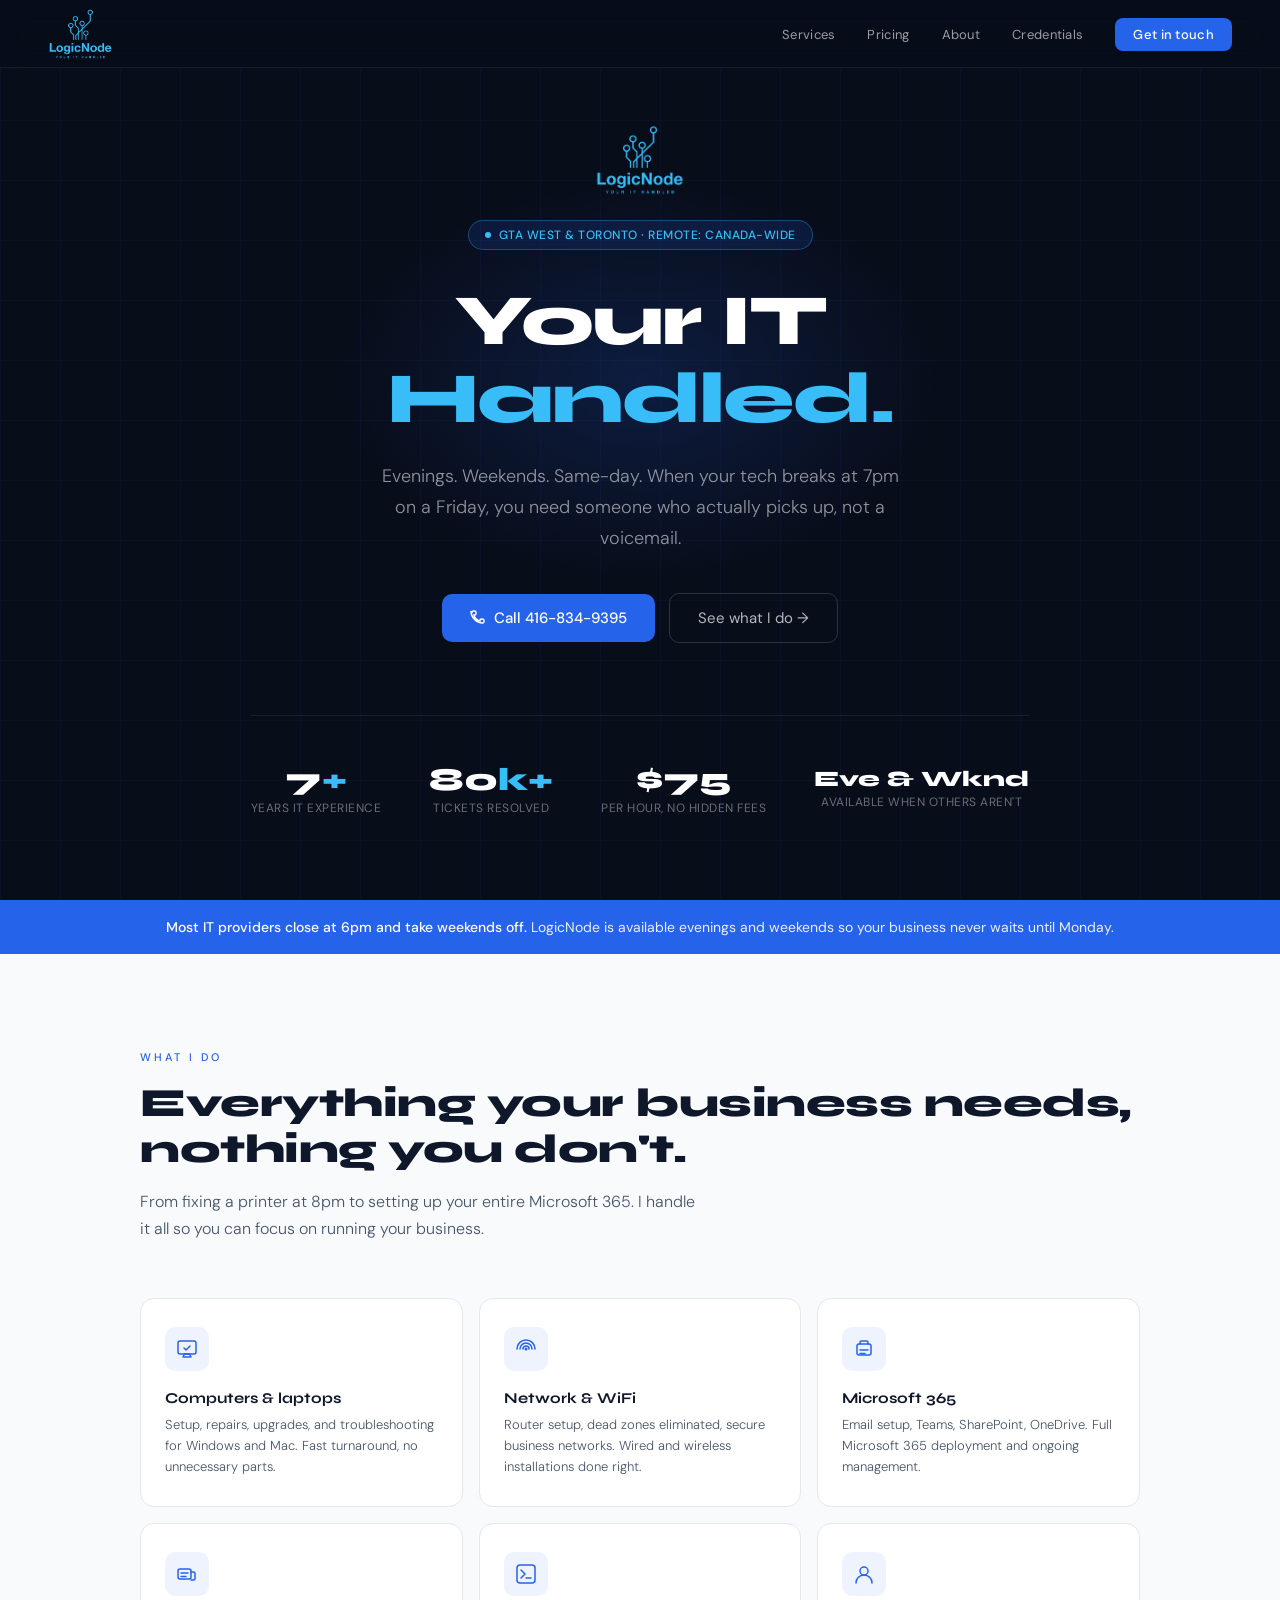
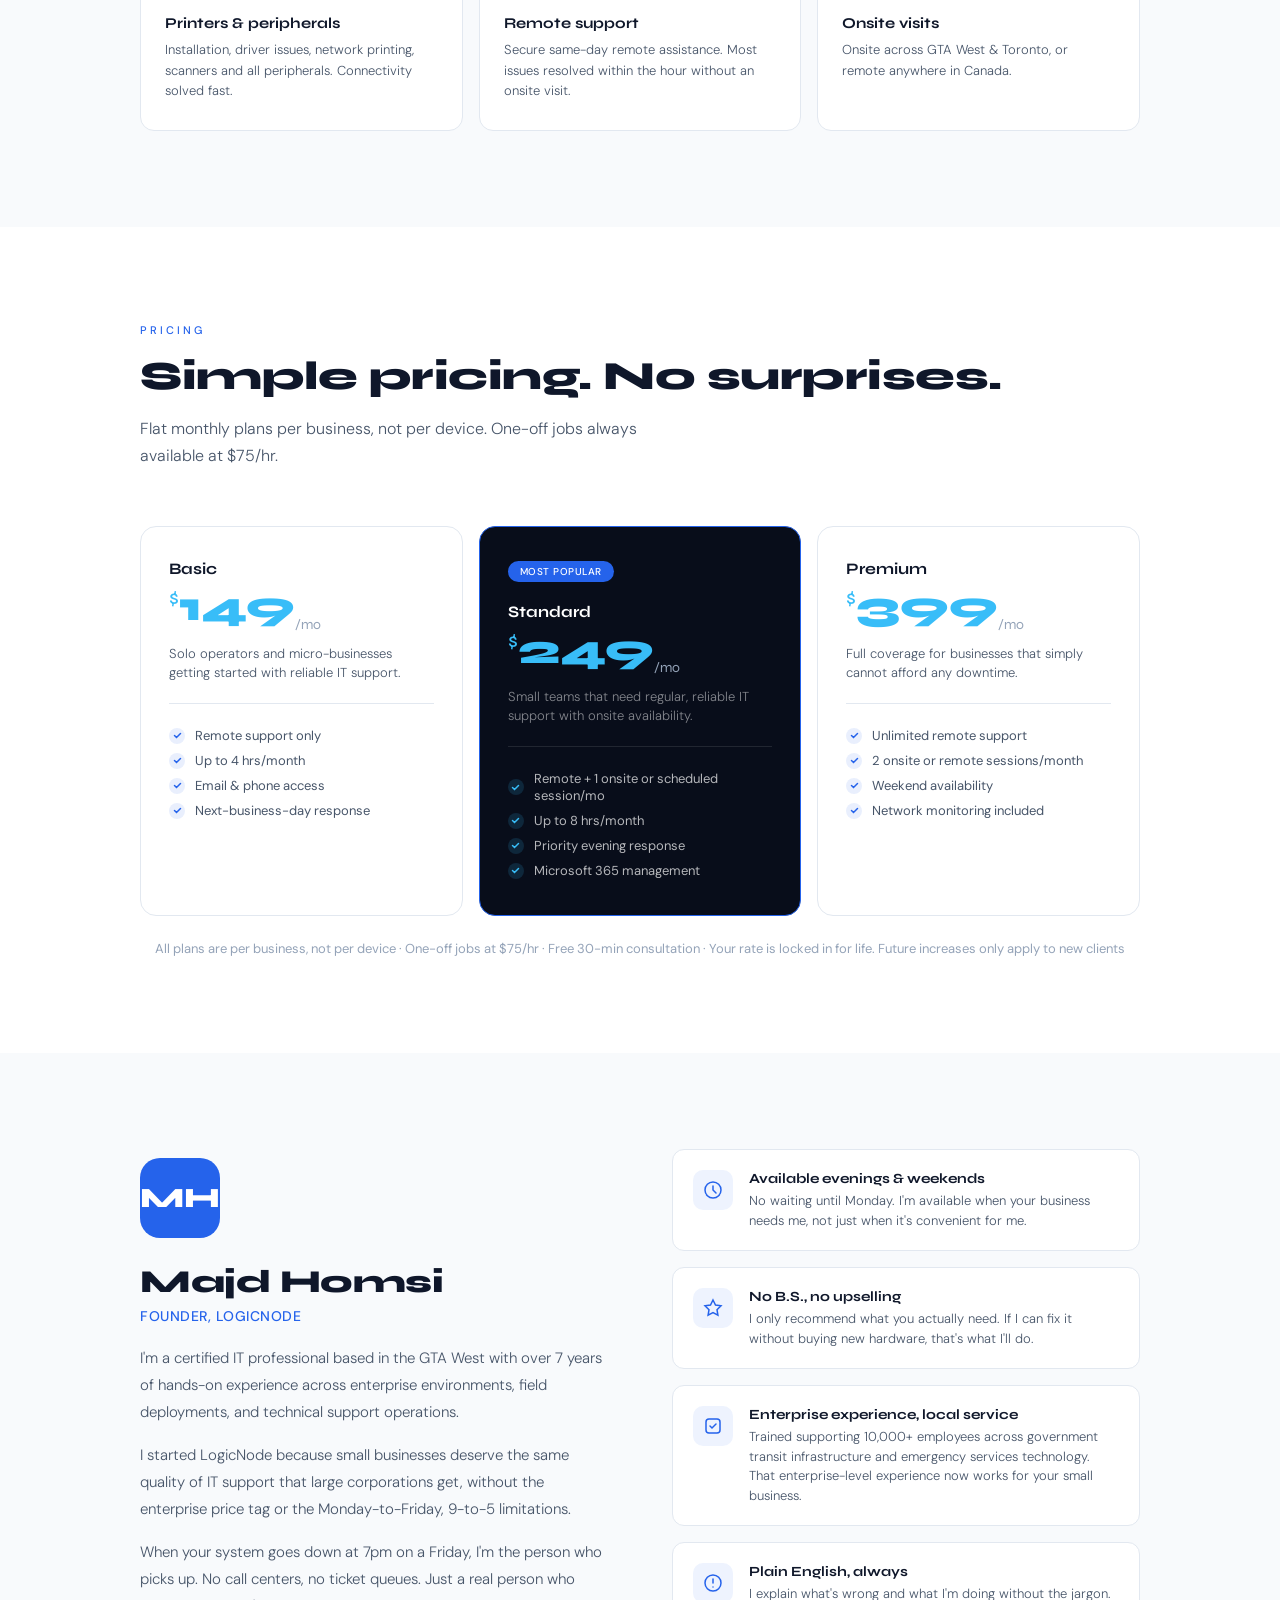
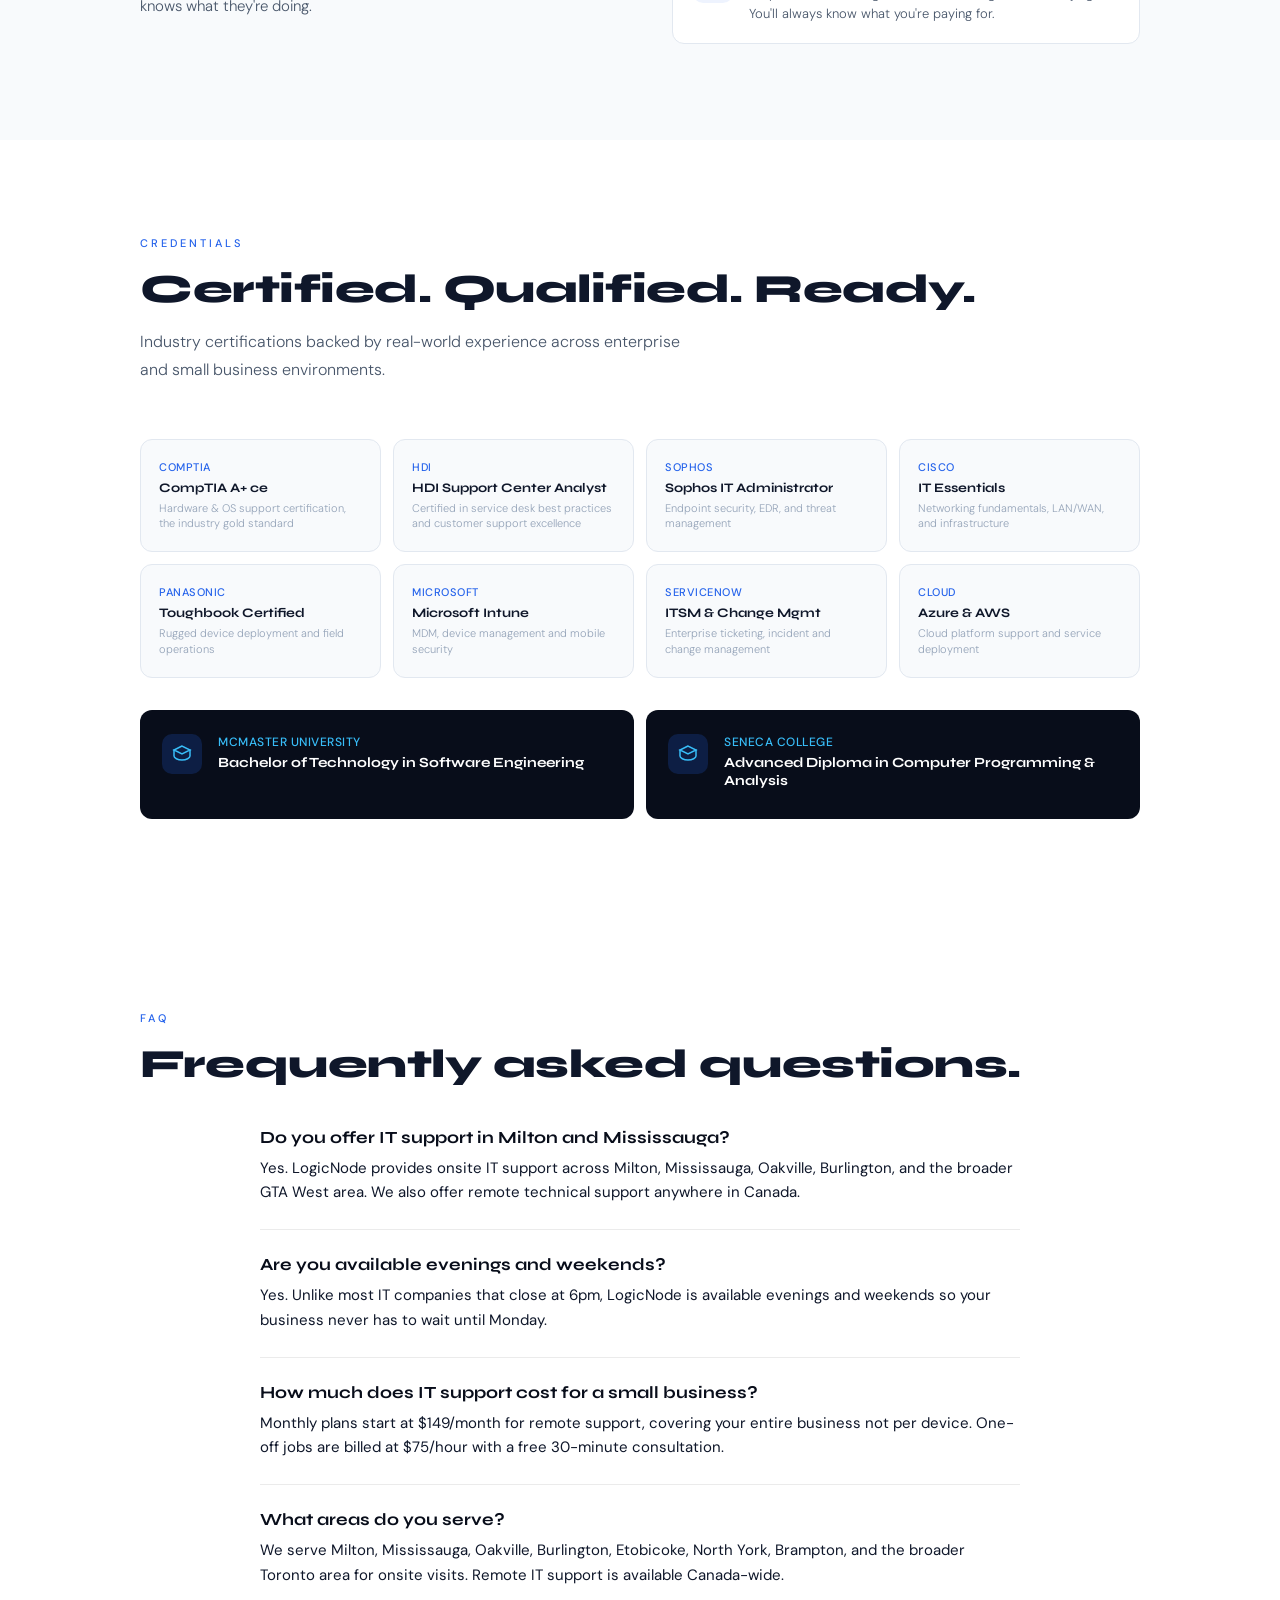
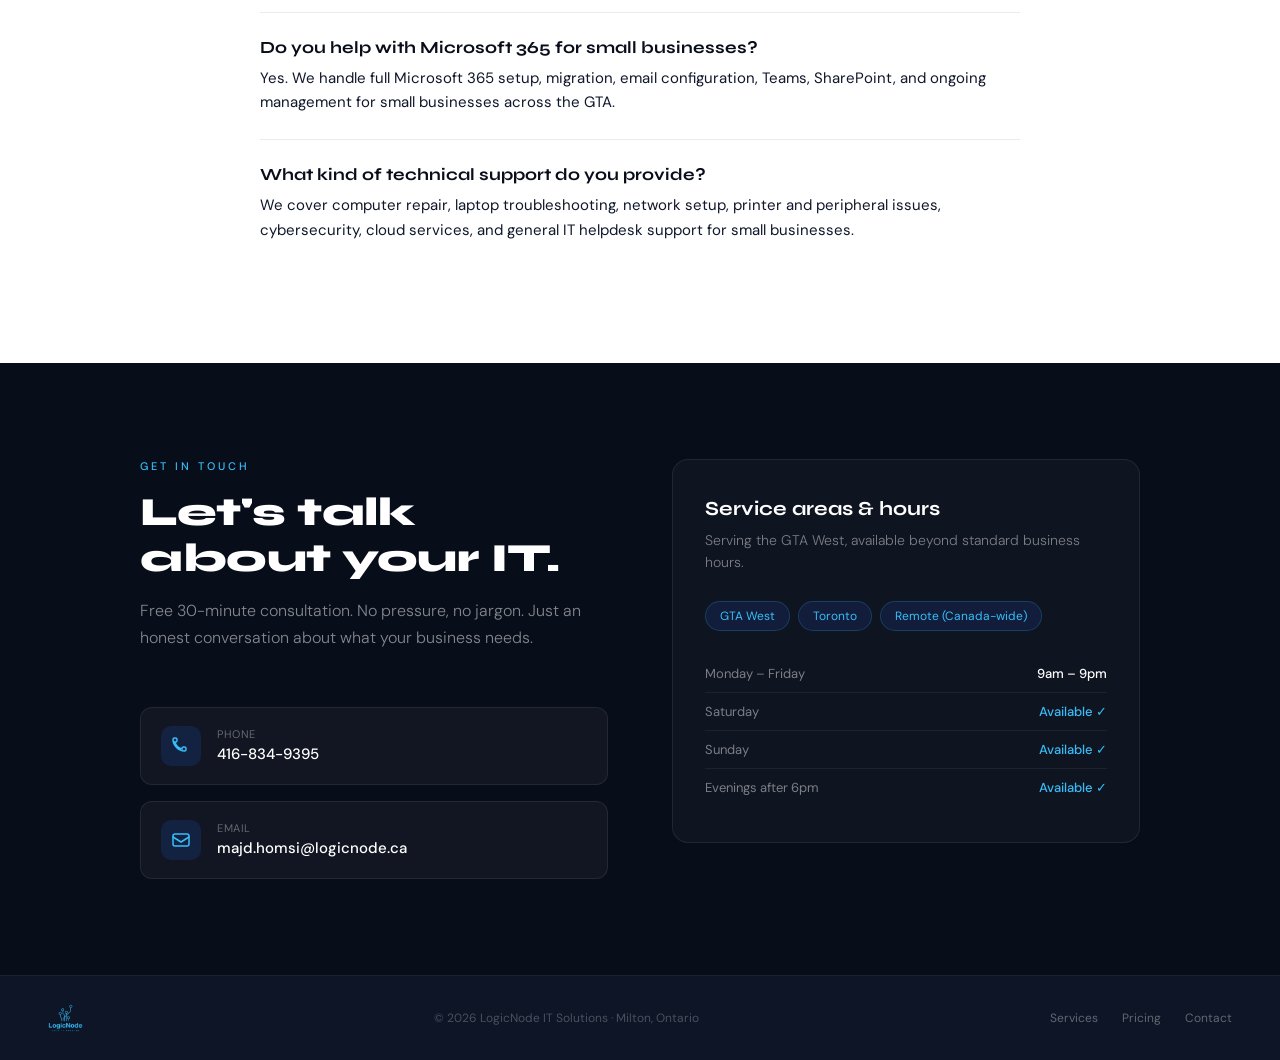
<file: index.html>
<!DOCTYPE html>
<html lang="en">
<head>
<meta charset="UTF-8">
<meta name="google-site-verification" content="-8fN2pf1-7n8P9OHsfKgmCSam1motOVKY0X13VT-udQ" />
<meta name="viewport" content="width=device-width, initial-scale=1.0">
<title>LogicNode | IT Support & Technical Support for Small Business | Milton, Mississauga, Oakville, Burlington</title>
<meta name="description" content="LogicNode provides IT support and technical support for small businesses in Milton, Mississauga, Oakville, Burlington and the GTA. Available evenings and weekends. Computer repair, network setup, Microsoft 365, remote support Canada-wide. Call 416-834-9395.">
<meta name="keywords" content="IT support Milton, IT support Mississauga, technical support Milton, technical support Mississauga, computer repair Milton, computer repair Oakville, IT services Burlington, small business IT support GTA, Microsoft 365 setup, Microsoft 365 help small business, network setup GTA West, IT consultant Halton, IT support evenings weekends, remote IT support Canada, affordable IT support small business, IT support Toronto, computer repair GTA, managed IT services GTA West, IT support Burlington Ontario, network setup Oakville, helpdesk support small business Ontario">
<script type="application/ld+json">
{
  "@context": "https://schema.org",
  "@type": "LocalBusiness",
  "name": "LogicNode",
  "description": "IT support and technical support for small businesses in Milton, Mississauga, Oakville, Burlington and the GTA West",
  "url": "https://logicnode.ca",
  "telephone": "+14168349395",
  "email": "majd.homsi@logicnode.ca",
  "address": {
    "@type": "PostalAddress",
    "addressLocality": "Milton",
    "addressRegion": "ON",
    "addressCountry": "CA"
  },
  "areaServed": ["Milton", "Mississauga", "Oakville", "Burlington", "Toronto", "GTA West", "Brampton", "Etobicoke", "North York"],
  "priceRange": "$$",
  "openingHours": "Mo-Su 09:00-21:00",
  "serviceType": ["IT Support", "Technical Support", "Computer Repair", "Network Setup", "Microsoft 365", "Remote IT Support"]
}
</script>
<link rel="preconnect" href="https://fonts.googleapis.com">
<link href="https://fonts.googleapis.com/css2?family=Syne:wght@400;700;800&family=DM+Sans:ital,wght@0,300;0,400;0,500;1,300&display=swap" rel="stylesheet">
<link rel="stylesheet" href="css/style.css">
<link rel="icon" type="image/svg+xml" href="/favicon.svg">
</head>
<body>

<!-- NAV -->
<nav>
  <a href="#" class="nav-logo">
    <img src="/noBgColor.png" alt="LogicNode" class="nav-logo-img">
  </a>
  <ul class="nav-links">
    <li><a href="#services">Services</a></li>
    <li><a href="#pricing">Pricing</a></li>
    <li><a href="#about">About</a></li>
    <li><a href="#credentials">Credentials</a></li>
    <li><a href="#contact" class="nav-cta">Get in touch</a></li>
  </ul>
</nav>

<!-- HERO -->
<section class="hero" id="home">
  <div class="hero-grid"></div>
  <div class="hero-glow"></div>
  <img src="/noBgColor.png" alt="LogicNode" class="hero-logo">
  <div class="hero-badge">
    <div class="hero-badge-dot"></div>
    GTA West & Toronto · Remote: Canada-wide
  </div>
  <h1>Your IT <span>Handled.</span></h1>
  <p>Evenings. Weekends. Same-day. When your tech breaks at 7pm on a Friday, you need someone who actually picks up, not a voicemail.</p>
  <div class="hero-actions">
    <a href="tel:4168349395" class="btn-primary">
      <svg width="16" height="16" viewBox="0 0 16 16" fill="none" stroke="currentColor" stroke-width="1.5" stroke-linecap="round">
        <path d="M2 2.5A1.5 1.5 0 013.5 1h1a1.5 1.5 0 011.5 1.5v1A1.5 1.5 0 014.5 5H4a8 8 0 006 6v-.5A1.5 1.5 0 0111.5 9h1A1.5 1.5 0 0114 10.5v1A1.5 1.5 0 0112.5 13C6.7 13 1 7.3 1 1.5"/>
      </svg>
      Call 416-834-9395
    </a>
    <a href="#services" class="btn-secondary">See what I do →</a>
  </div>
  <div class="hero-stats">
    <div class="hero-stat">
      <div class="hero-stat-num">7<span>+</span></div>
      <div class="hero-stat-label">Years IT experience</div>
    </div>
    <div class="hero-stat">
      <div class="hero-stat-num">80<span>k+</span></div>
      <div class="hero-stat-label">Tickets resolved</div>
    </div>
    <div class="hero-stat">
      <div class="hero-stat-num">$75</div>
      <div class="hero-stat-label">Per hour, no hidden fees</div>
    </div>
    <div class="hero-stat">
      <div class="hero-stat-num hero-stat-num--sm">Eve &amp; Wknd</div>
      <div class="hero-stat-label">Available when others aren't</div>
    </div>
  </div>
</section>

<!-- DIFFERENTIATOR BAND -->
<div class="diff-band">
  <p><strong>Most IT providers close at 6pm and take weekends off.</strong> LogicNode is available evenings and weekends so your business never waits until Monday.</p>
</div>

<!-- SERVICES -->
<section id="services">
  <div class="section-inner">
    <div class="section-label">What I do</div>
    <h2 class="section-title">Everything your business needs,<br>nothing you don't.</h2>
    <p class="section-sub">From fixing a printer at 8pm to setting up your entire Microsoft 365. I handle it all so you can focus on running your business.</p>
    <div class="services-grid">

      <div class="service-card">
        <div class="service-icon">
          <svg viewBox="0 0 22 22" fill="none" stroke="currentColor" stroke-width="1.5" stroke-linecap="round" stroke-linejoin="round">
            <rect x="2" y="3" width="18" height="13" rx="2"/>
            <path d="M7 19l1.5-3h5L15 19M8 19h6"/>
            <path d="M8 10l2 2 4-4"/>
          </svg>
        </div>
        <h3>Computers &amp; laptops</h3>
        <p>Setup, repairs, upgrades, and troubleshooting for Windows and Mac. Fast turnaround, no unnecessary parts.</p>
      </div>

      <div class="service-card">
        <div class="service-icon">
          <svg viewBox="0 0 22 22" fill="none" stroke="currentColor" stroke-width="1.5" stroke-linecap="round">
            <path d="M2 11c0-4.97 4.03-9 9-9s9 4.03 9 9"/>
            <path d="M5 11c0-3.31 2.69-6 6-6s6 2.69 6 6"/>
            <path d="M8 11c0-1.66 1.34-3 3-3s3 1.34 3 3"/>
            <circle cx="11" cy="11" r="1.5" fill="currentColor" stroke="none"/>
          </svg>
        </div>
        <h3>Network &amp; WiFi</h3>
        <p>Router setup, dead zones eliminated, secure business networks. Wired and wireless installations done right.</p>
      </div>

      <div class="service-card">
        <div class="service-icon">
          <svg viewBox="0 0 22 22" fill="none" stroke="currentColor" stroke-width="1.5" stroke-linecap="round">
            <rect x="4" y="6" width="14" height="11" rx="2"/>
            <path d="M7 6V4.5A1.5 1.5 0 018.5 3h5A1.5 1.5 0 0115 4.5V6"/>
            <path d="M7 12h8M7 15.5h5"/>
          </svg>
        </div>
        <h3>Microsoft 365</h3>
        <p>Email setup, Teams, SharePoint, OneDrive. Full Microsoft 365 deployment and ongoing management.</p>
      </div>

      <div class="service-card">
        <div class="service-icon">
          <svg viewBox="0 0 22 22" fill="none" stroke="currentColor" stroke-width="1.5" stroke-linecap="round">
            <rect x="2" y="6" width="13" height="10" rx="2"/>
            <path d="M15 9h2.5A1.5 1.5 0 0119 10.5v5a1.5 1.5 0 01-1.5 1.5H15"/>
            <path d="M5 10h7M5 13.5h5"/>
          </svg>
        </div>
        <h3>Printers &amp; peripherals</h3>
        <p>Installation, driver issues, network printing, scanners and all peripherals. Connectivity solved fast.</p>
      </div>

      <div class="service-card">
        <div class="service-icon">
          <svg viewBox="0 0 22 22" fill="none" stroke="currentColor" stroke-width="1.5" stroke-linecap="round" stroke-linejoin="round">
            <rect x="2" y="2" width="18" height="18" rx="3"/>
            <path d="M6 7l4 4-4 4M11 15h5"/>
          </svg>
        </div>
        <h3>Remote support</h3>
        <p>Secure same-day remote assistance. Most issues resolved within the hour without an onsite visit.</p>
      </div>

      <div class="service-card">
        <div class="service-icon">
          <svg viewBox="0 0 22 22" fill="none" stroke="currentColor" stroke-width="1.5" stroke-linecap="round">
            <circle cx="11" cy="8" r="4"/>
            <path d="M3 20c0-4.42 3.58-8 8-8s8 3.58 8 8"/>
          </svg>
        </div>
        <h3>Onsite visits</h3>
        <p>Onsite across GTA West & Toronto, or remote anywhere in Canada.</p>
      </div>

    </div>
  </div>
</section>

<!-- PRICING -->
<section id="pricing" class="section--white">
  <div class="section-inner">
    <div class="section-label">Pricing</div>
    <h2 class="section-title">Simple pricing. No surprises.</h2>
    <p class="section-sub">Flat monthly plans per business, not per device. One-off jobs always available at $75/hr.</p>
    <div class="pricing-grid">

      <div class="pricing-card">
        <div class="pricing-name">Basic</div>
        <div class="pricing-price"><sup>$</sup>149<sub>/mo</sub></div>
        <p class="pricing-desc">Solo operators and micro-businesses getting started with reliable IT support.</p>
        <div class="pricing-divider"></div>
        <div class="pricing-feature"><div class="pricing-check"><svg viewBox="0 0 9 9" fill="none" stroke="currentColor" stroke-width="1.5" stroke-linecap="round"><path d="M1.5 4.5l2 2 4-4"/></svg></div>Remote support only</div>
        <div class="pricing-feature"><div class="pricing-check"><svg viewBox="0 0 9 9" fill="none" stroke="currentColor" stroke-width="1.5" stroke-linecap="round"><path d="M1.5 4.5l2 2 4-4"/></svg></div>Up to 4 hrs/month</div>
        <div class="pricing-feature"><div class="pricing-check"><svg viewBox="0 0 9 9" fill="none" stroke="currentColor" stroke-width="1.5" stroke-linecap="round"><path d="M1.5 4.5l2 2 4-4"/></svg></div>Email &amp; phone access</div>
        <div class="pricing-feature"><div class="pricing-check"><svg viewBox="0 0 9 9" fill="none" stroke="currentColor" stroke-width="1.5" stroke-linecap="round"><path d="M1.5 4.5l2 2 4-4"/></svg></div>Next-business-day response</div>
      </div>

      <div class="pricing-card pricing-card--featured">
        <div class="pricing-badge">Most popular</div>
        <div class="pricing-name">Standard</div>
        <div class="pricing-price"><sup>$</sup>249<sub>/mo</sub></div>
        <p class="pricing-desc">Small teams that need regular, reliable IT support with onsite availability.</p>
        <div class="pricing-divider"></div>
        <div class="pricing-feature"><div class="pricing-check"><svg viewBox="0 0 9 9" fill="none" stroke="currentColor" stroke-width="1.5" stroke-linecap="round"><path d="M1.5 4.5l2 2 4-4"/></svg></div>Remote + 1 onsite or scheduled session/mo</div>
        <div class="pricing-feature"><div class="pricing-check"><svg viewBox="0 0 9 9" fill="none" stroke="currentColor" stroke-width="1.5" stroke-linecap="round"><path d="M1.5 4.5l2 2 4-4"/></svg></div>Up to 8 hrs/month</div>
        <div class="pricing-feature"><div class="pricing-check"><svg viewBox="0 0 9 9" fill="none" stroke="currentColor" stroke-width="1.5" stroke-linecap="round"><path d="M1.5 4.5l2 2 4-4"/></svg></div>Priority evening response</div>
        <div class="pricing-feature"><div class="pricing-check"><svg viewBox="0 0 9 9" fill="none" stroke="currentColor" stroke-width="1.5" stroke-linecap="round"><path d="M1.5 4.5l2 2 4-4"/></svg></div>Microsoft 365 management</div>
      </div>

      <div class="pricing-card">
        <div class="pricing-name">Premium</div>
        <div class="pricing-price"><sup>$</sup>399<sub>/mo</sub></div>
        <p class="pricing-desc">Full coverage for businesses that simply cannot afford any downtime.</p>
        <div class="pricing-divider"></div>
        <div class="pricing-feature"><div class="pricing-check"><svg viewBox="0 0 9 9" fill="none" stroke="currentColor" stroke-width="1.5" stroke-linecap="round"><path d="M1.5 4.5l2 2 4-4"/></svg></div>Unlimited remote support</div>
        <div class="pricing-feature"><div class="pricing-check"><svg viewBox="0 0 9 9" fill="none" stroke="currentColor" stroke-width="1.5" stroke-linecap="round"><path d="M1.5 4.5l2 2 4-4"/></svg></div>2 onsite or remote sessions/month</div>
        <div class="pricing-feature"><div class="pricing-check"><svg viewBox="0 0 9 9" fill="none" stroke="currentColor" stroke-width="1.5" stroke-linecap="round"><path d="M1.5 4.5l2 2 4-4"/></svg></div>Weekend availability</div>
        <div class="pricing-feature"><div class="pricing-check"><svg viewBox="0 0 9 9" fill="none" stroke="currentColor" stroke-width="1.5" stroke-linecap="round"><path d="M1.5 4.5l2 2 4-4"/></svg></div>Network monitoring included</div>
      </div>

    </div>
    <p class="pricing-note">All plans are per business, not per device · One-off jobs at $75/hr · Free 30-min consultation · Your rate is locked in for life. Future increases only apply to new clients</p>
  </div>
</section>

<!-- ABOUT -->
<section id="about">
  <div class="section-inner">
    <div class="about-grid">
      <div class="about-text">
        <div class="about-avatar">MH</div>
        <h2 class="about-name">Majd Homsi</h2>
        <div class="about-role">Founder, LogicNode</div>
        <p>I'm a certified IT professional based in the GTA West with over 7 years of hands-on experience across enterprise environments, field deployments, and technical support operations.</p>
        <p>I started LogicNode because small businesses deserve the same quality of IT support that large corporations get, without the enterprise price tag or the Monday-to-Friday, 9-to-5 limitations.</p>
        <p>When your system goes down at 7pm on a Friday, I'm the person who picks up. No call centers, no ticket queues. Just a real person who knows what they're doing.</p>
      </div>
      <div class="about-highlights">
        <div class="about-highlight">
          <div class="highlight-icon">
            <svg viewBox="0 0 20 20" fill="none" stroke="currentColor" stroke-width="1.5" stroke-linecap="round">
              <circle cx="10" cy="10" r="8"/>
              <path d="M10 6v4l3 3"/>
            </svg>
          </div>
          <div>
            <h4>Available evenings &amp; weekends</h4>
            <p>No waiting until Monday. I'm available when your business needs me, not just when it's convenient for me.</p>
          </div>
        </div>
        <div class="about-highlight">
          <div class="highlight-icon">
            <svg viewBox="0 0 20 20" fill="none" stroke="currentColor" stroke-width="1.5" stroke-linecap="round">
              <path d="M10 2l2.5 5 5.5.8-4 3.9.9 5.5L10 14.5l-4.9 2.7.9-5.5L2 7.8l5.5-.8z"/>
            </svg>
          </div>
          <div>
            <h4>No B.S., no upselling</h4>
            <p>I only recommend what you actually need. If I can fix it without buying new hardware, that's what I'll do.</p>
          </div>
        </div>
        <div class="about-highlight">
          <div class="highlight-icon">
            <svg viewBox="0 0 20 20" fill="none" stroke="currentColor" stroke-width="1.5" stroke-linecap="round">
              <rect x="3" y="3" width="14" height="14" rx="3"/>
              <path d="M7 10l2 2 4-4"/>
            </svg>
          </div>
          <div>
            <h4>Enterprise experience, local service</h4>
            <p>Trained supporting 10,000+ employees across government transit infrastructure and emergency services technology. That enterprise-level experience now works for your small business.</p>
          </div>
        </div>
        <div class="about-highlight">
          <div class="highlight-icon">
            <svg viewBox="0 0 20 20" fill="none" stroke="currentColor" stroke-width="1.5" stroke-linecap="round">
              <path d="M10 18c-4.42 0-8-3.58-8-8s3.58-8 8-8 8 3.58 8 8-3.58 8-8 8z"/>
              <path d="M10 6v4M10 14h.01"/>
            </svg>
          </div>
          <div>
            <h4>Plain English, always</h4>
            <p>I explain what's wrong and what I'm doing without the jargon. You'll always know what you're paying for.</p>
          </div>
        </div>
      </div>
    </div>
  </div>
</section>

<!-- CREDENTIALS -->
<section id="credentials" class="section--white">
  <div class="section-inner">
    <div class="section-label">Credentials</div>
    <h2 class="section-title">Certified. Qualified. Ready.</h2>
    <p class="section-sub">Industry certifications backed by real-world experience across enterprise and small business environments.</p>
    <div class="creds-grid">
      <div class="cred-card">
        <div class="cred-issuer">CompTIA</div>
        <div class="cred-name">CompTIA A+ ce</div>
        <div class="cred-desc">Hardware &amp; OS support certification, the industry gold standard</div>
      </div>
      <div class="cred-card">
        <div class="cred-issuer">HDI</div>
        <div class="cred-name">HDI Support Center Analyst</div>
        <div class="cred-desc">Certified in service desk best practices and customer support excellence</div>
      </div>
      <div class="cred-card">
        <div class="cred-issuer">Sophos</div>
        <div class="cred-name">Sophos IT Administrator</div>
        <div class="cred-desc">Endpoint security, EDR, and threat management</div>
      </div>
      <div class="cred-card">
        <div class="cred-issuer">Cisco</div>
        <div class="cred-name">IT Essentials</div>
        <div class="cred-desc">Networking fundamentals, LAN/WAN, and infrastructure</div>
      </div>
      <div class="cred-card">
        <div class="cred-issuer">Panasonic</div>
        <div class="cred-name">Toughbook Certified</div>
        <div class="cred-desc">Rugged device deployment and field operations</div>
      </div>
      <div class="cred-card">
        <div class="cred-issuer">Microsoft</div>
        <div class="cred-name">Microsoft Intune</div>
        <div class="cred-desc">MDM, device management and mobile security</div>
      </div>
      <div class="cred-card">
        <div class="cred-issuer">ServiceNow</div>
        <div class="cred-name">ITSM &amp; Change Mgmt</div>
        <div class="cred-desc">Enterprise ticketing, incident and change management</div>
      </div>
      <div class="cred-card">
        <div class="cred-issuer">Cloud</div>
        <div class="cred-name">Azure &amp; AWS</div>
        <div class="cred-desc">Cloud platform support and service deployment</div>
      </div>
    </div>
    <div class="edu-grid">
      <div class="edu-card">
        <div class="edu-icon">
          <svg viewBox="0 0 20 20" fill="none" stroke="currentColor" stroke-width="1.5" stroke-linecap="round">
            <path d="M10 2L2 6l8 4 8-4-8-4z"/>
            <path d="M2 6v6c0 2 3.58 4 8 4s8-2 8-4V6"/>
          </svg>
        </div>
        <div>
          <div class="edu-school">McMaster University</div>
          <div class="edu-degree">Bachelor of Technology in Software Engineering</div>
        </div>
      </div>
      <div class="edu-card">
        <div class="edu-icon">
          <svg viewBox="0 0 20 20" fill="none" stroke="currentColor" stroke-width="1.5" stroke-linecap="round">
            <path d="M10 2L2 6l8 4 8-4-8-4z"/>
            <path d="M2 6v6c0 2 3.58 4 8 4s8-2 8-4V6"/>
          </svg>
        </div>
        <div>
          <div class="edu-school">Seneca College</div>
          <div class="edu-degree">Advanced Diploma in Computer Programming &amp; Analysis</div>
        </div>
      </div>
    </div>
  </div>
</section>

<!-- FAQ -->
<section id="faq" class="section--white">
  <div class="section-inner">
    <div class="section-label">FAQ</div>
    <h2 class="section-title">Frequently asked questions.</h2>
    <div class="faq-list">
      <div class="faq-item">
        <h3>Do you offer IT support in Milton and Mississauga?</h3>
        <p>Yes. LogicNode provides onsite IT support across Milton, Mississauga, Oakville, Burlington, and the broader GTA West area. We also offer remote technical support anywhere in Canada.</p>
      </div>
      <div class="faq-item">
        <h3>Are you available evenings and weekends?</h3>
        <p>Yes. Unlike most IT companies that close at 6pm, LogicNode is available evenings and weekends so your business never has to wait until Monday.</p>
      </div>
      <div class="faq-item">
        <h3>How much does IT support cost for a small business?</h3>
        <p>Monthly plans start at $149/month for remote support, covering your entire business not per device. One-off jobs are billed at $75/hour with a free 30-minute consultation.</p>
      </div>
      <div class="faq-item">
        <h3>What areas do you serve?</h3>
        <p>We serve Milton, Mississauga, Oakville, Burlington, Etobicoke, North York, Brampton, and the broader Toronto area for onsite visits. Remote IT support is available Canada-wide.</p>
      </div>
      <div class="faq-item">
        <h3>Do you help with Microsoft 365 for small businesses?</h3>
        <p>Yes. We handle full Microsoft 365 setup, migration, email configuration, Teams, SharePoint, and ongoing management for small businesses across the GTA.</p>
      </div>
      <div class="faq-item">
        <h3>What kind of technical support do you provide?</h3>
        <p>We cover computer repair, laptop troubleshooting, network setup, printer and peripheral issues, cybersecurity, cloud services, and general IT helpdesk support for small businesses.</p>
      </div>
    </div>
  </div>
</section>

<!-- CONTACT -->
<section id="contact" class="section--dark">
  <div class="section-inner">
    <div class="contact-grid">
      <div>
        <div class="section-label">Get in touch</div>
        <h2 class="section-title">Let's talk about your IT.</h2>
        <p class="section-sub">Free 30-minute consultation. No pressure, no jargon. Just an honest conversation about what your business needs.</p>
        <div class="contact-items">
          <a href="tel:4168349395" class="contact-item">
            <div class="contact-item-icon">
              <svg viewBox="0 0 20 20" fill="none" stroke="currentColor" stroke-width="1.5" stroke-linecap="round">
                <path d="M2 3.5A1.5 1.5 0 013.5 2h1A1.5 1.5 0 016 3.5v1A1.5 1.5 0 014.5 6H4a9 9 0 007 7v-.5A1.5 1.5 0 0112.5 11h1A1.5 1.5 0 0115 12.5v1A1.5 1.5 0 0113.5 15C7.7 15 2 9.3 2 3.5z"/>
              </svg>
            </div>
            <div>
              <div class="contact-item-label">Phone</div>
              <div class="contact-item-value">416-834-9395</div>
            </div>
          </a>
          <a href="mailto:majd.homsi@logicnode.ca" class="contact-item">
            <div class="contact-item-icon">
              <svg viewBox="0 0 20 20" fill="none" stroke="currentColor" stroke-width="1.5" stroke-linecap="round">
                <rect x="2" y="4" width="16" height="12" rx="2"/>
                <path d="M2 7l8 5 8-5"/>
              </svg>
            </div>
            <div>
              <div class="contact-item-label">Email</div>
              <div class="contact-item-value">majd.homsi@logicnode.ca</div>
            </div>
          </a>
        </div>
      </div>
      <div class="contact-card">
        <h3>Service areas &amp; hours</h3>
        <p>Serving the GTA West, available beyond standard business hours.</p>
        <div class="areas-grid">
          <div class="area-pill">GTA West</div>
          <div class="area-pill">Toronto</div>
          <div class="area-pill">Remote (Canada-wide)</div>
        </div>
        <div class="hours-row">
          <span class="hours-day">Monday – Friday</span>
          <span class="hours-time">9am – 9pm</span>
        </div>
        <div class="hours-row">
          <span class="hours-day">Saturday</span>
          <span class="hours-time hours-time--highlight">Available ✓</span>
        </div>
        <div class="hours-row">
          <span class="hours-day">Sunday</span>
          <span class="hours-time hours-time--highlight">Available ✓</span>
        </div>
        <div class="hours-row">
          <span class="hours-day">Evenings after 6pm</span>
          <span class="hours-time hours-time--highlight">Available ✓</span>
        </div>
      </div>
    </div>
  </div>
</section>

<!-- FOOTER -->
<footer>
  <div class="footer-logo"><img src="/noBgColor.png" alt="LogicNode" class="footer-logo-img"></div>
  <p>© 2026 LogicNode IT Solutions · Milton, Ontario</p>
  <div class="footer-links">
    <a href="#services">Services</a>
    <a href="#pricing">Pricing</a>
    <a href="#contact">Contact</a>
  </div>
</footer>

<script src="js/main.js"></script>
</body>
</html>
</file>
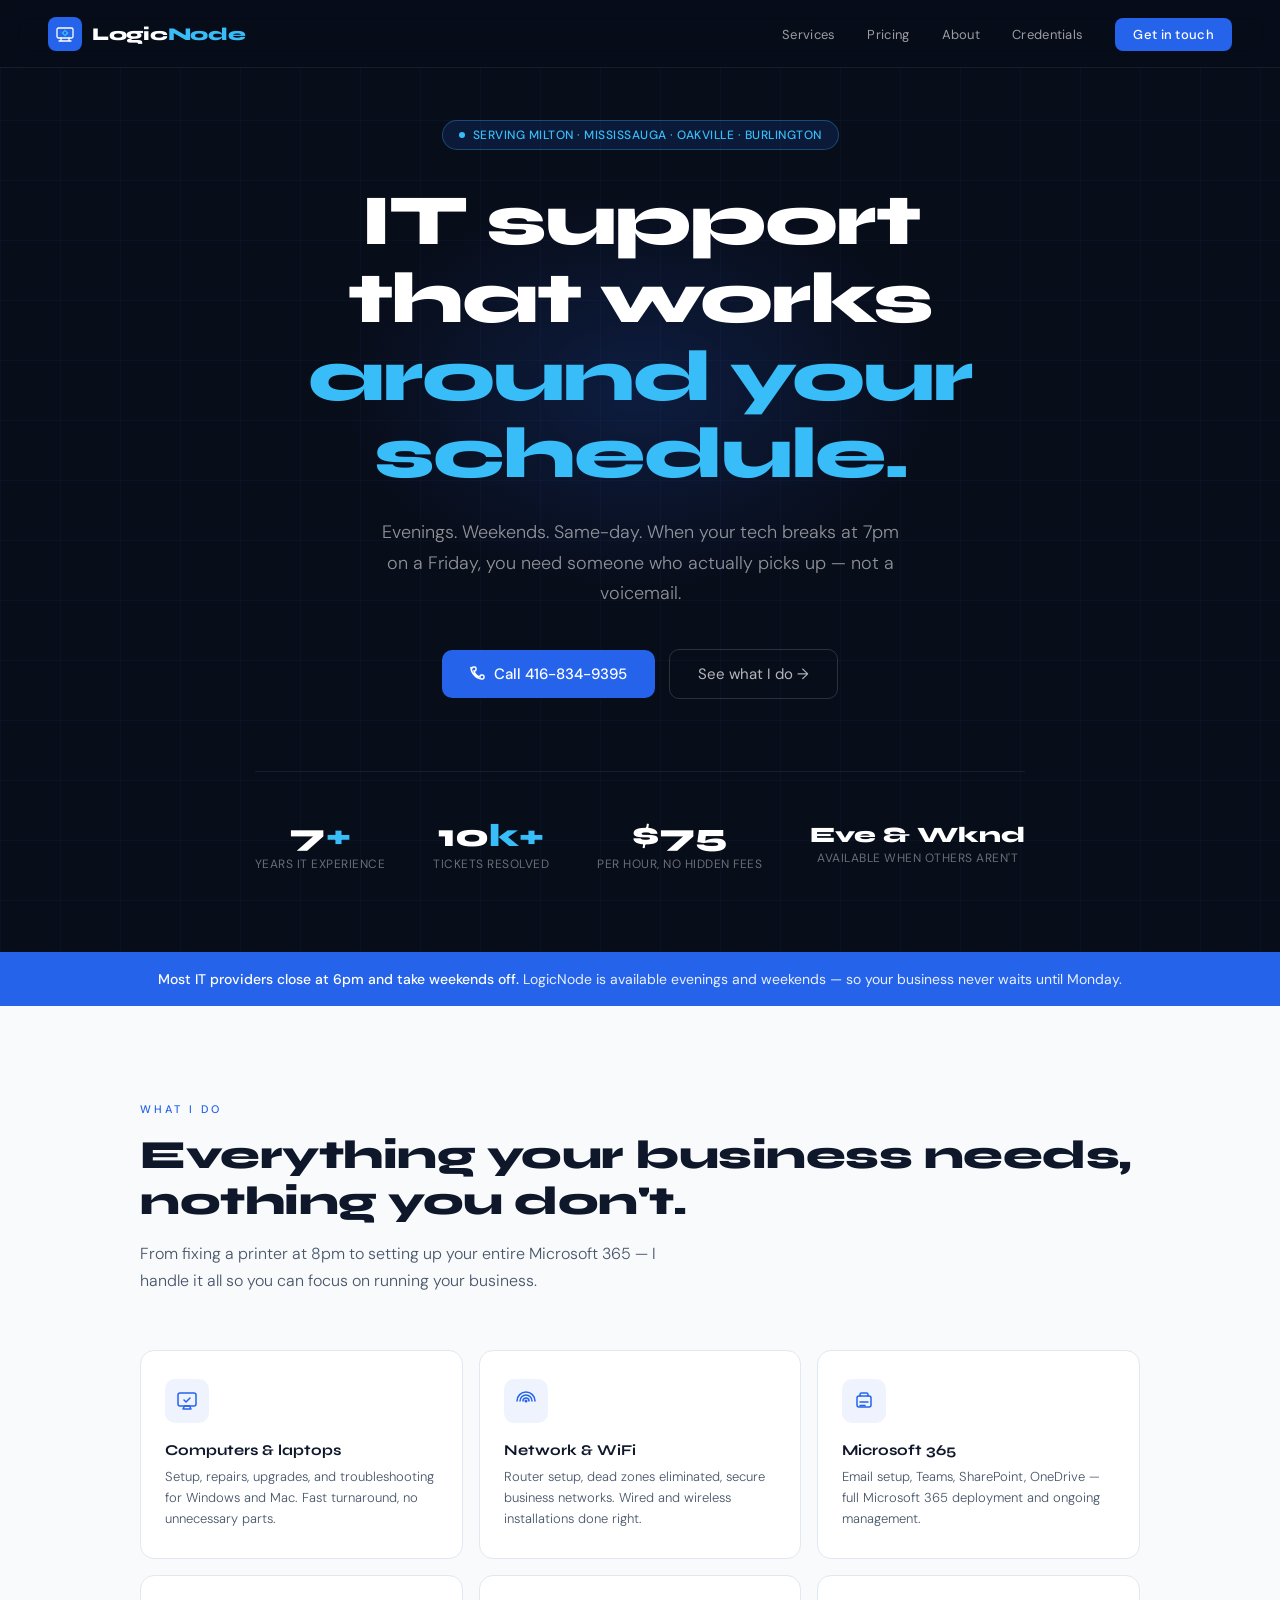
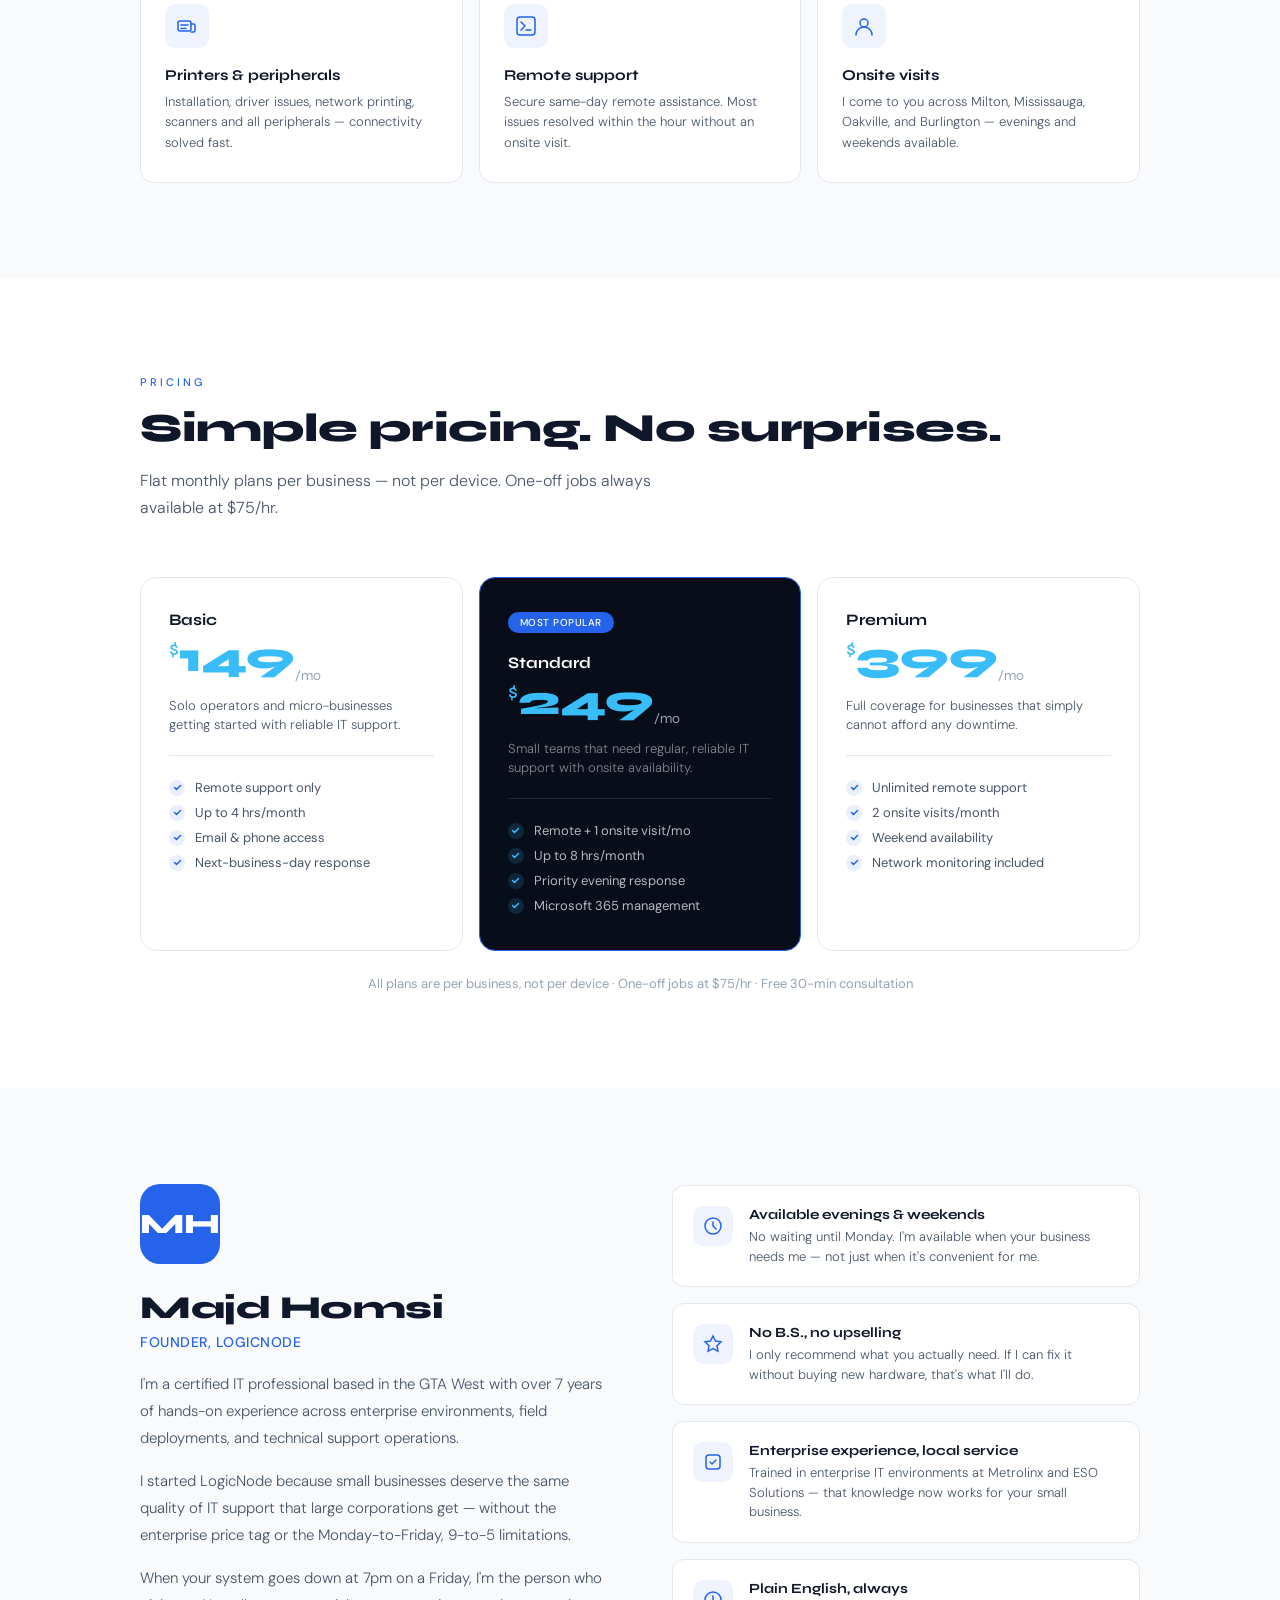
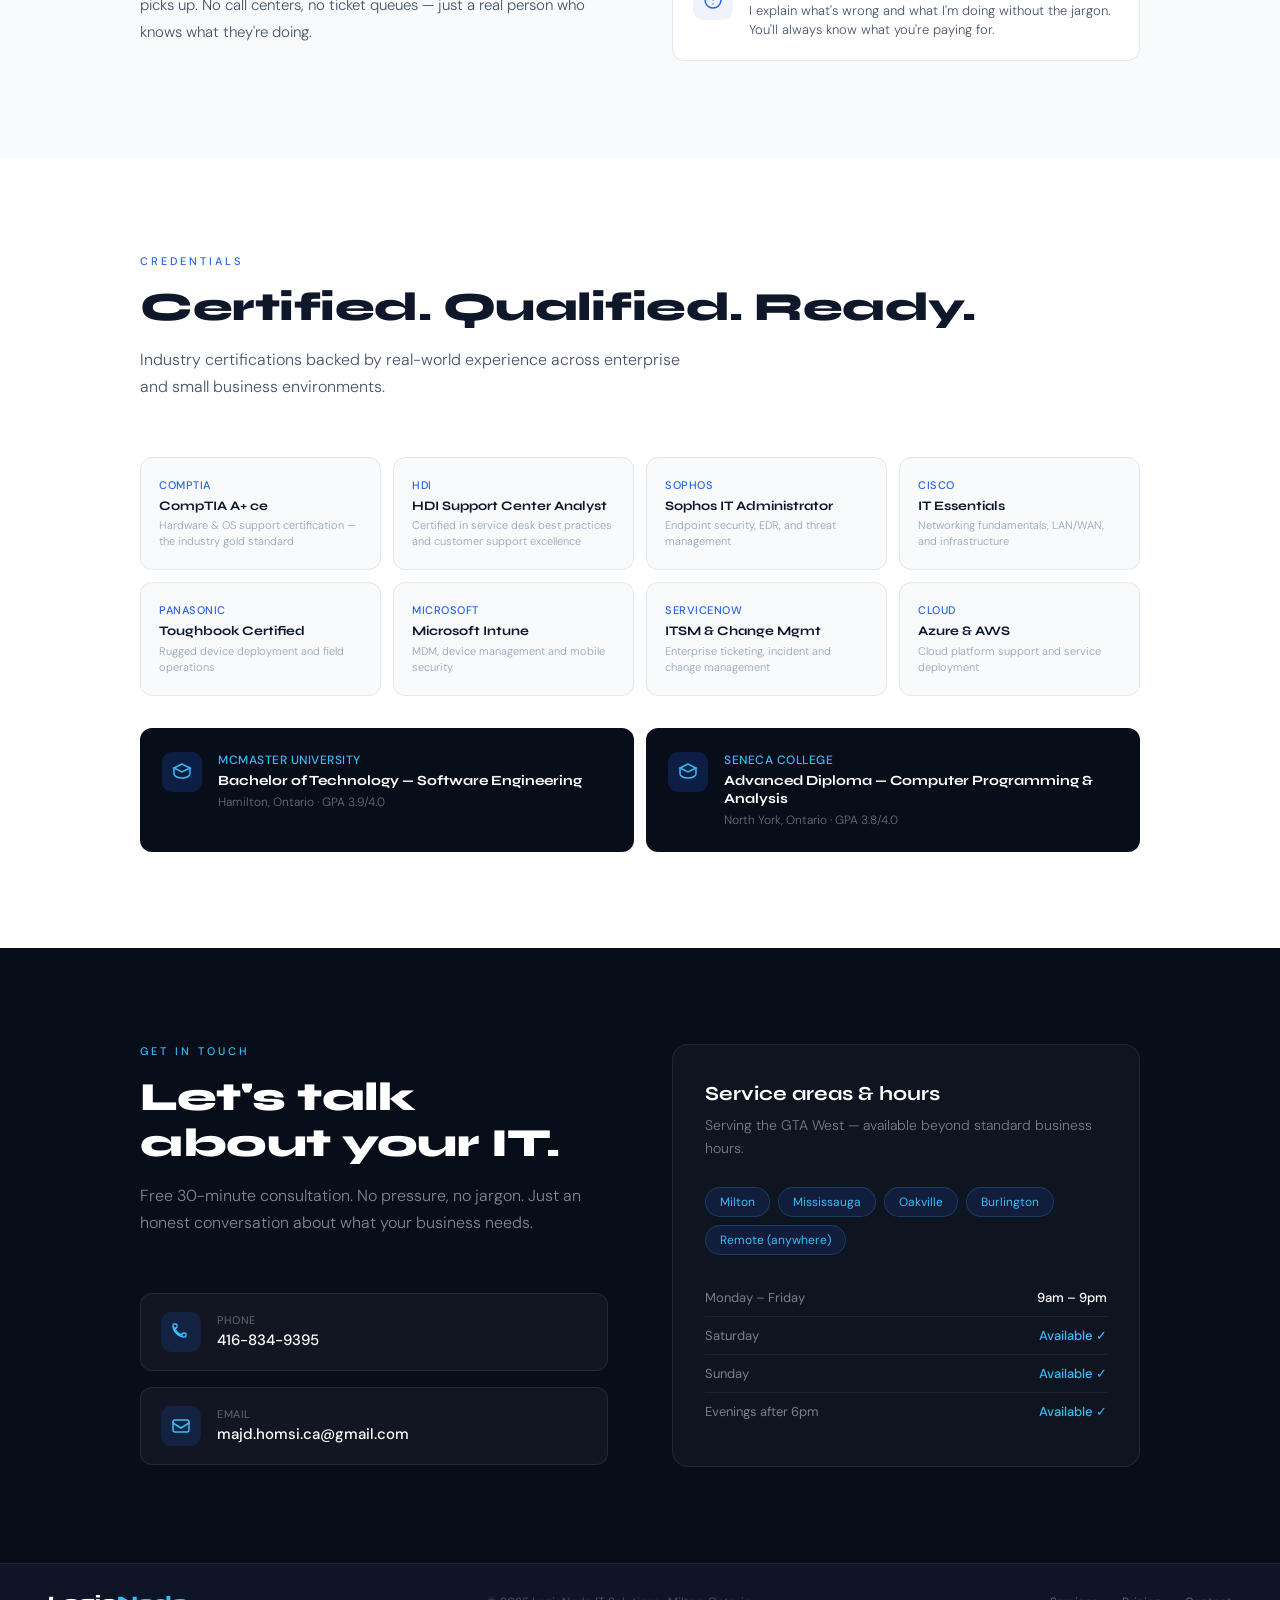
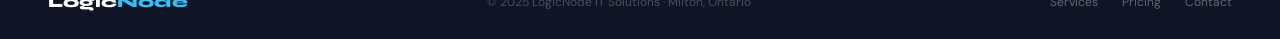
<file: logicnode-project/index.html>
<!DOCTYPE html>
<html lang="en">
<head>
<meta charset="UTF-8">
<meta name="viewport" content="width=device-width, initial-scale=1.0">
<title>LogicNode — IT Support for Small Business | Milton, Mississauga, Oakville, Burlington</title>
<link rel="preconnect" href="https://fonts.googleapis.com">
<link href="https://fonts.googleapis.com/css2?family=Syne:wght@400;700;800&family=DM+Sans:ital,wght@0,300;0,400;0,500;1,300&display=swap" rel="stylesheet">
<link rel="stylesheet" href="css/style.css">
</head>
<body>

<!-- NAV -->
<nav>
  <a href="#" class="nav-logo">
    <div class="nav-logo-mark">
      <svg width="18" height="18" viewBox="0 0 18 18" fill="none">
        <rect x="1" y="3" width="16" height="10" rx="1.5" stroke="white" stroke-width="1.3"/>
        <path d="M5 13v3M13 13v3M3 16h12" stroke="white" stroke-width="1.3" stroke-linecap="round"/>
        <circle cx="9" cy="8" r="2" stroke="#38bdf8" stroke-width="1.2"/>
        <path d="M9 6V5M9 11v-1M7 8H6M12 8h-1" stroke="#38bdf8" stroke-width="1" stroke-linecap="round"/>
      </svg>
    </div>
    <span class="nav-logo-text">Logic<span>Node</span></span>
  </a>
  <ul class="nav-links">
    <li><a href="#services">Services</a></li>
    <li><a href="#pricing">Pricing</a></li>
    <li><a href="#about">About</a></li>
    <li><a href="#credentials">Credentials</a></li>
    <li><a href="#contact" class="nav-cta">Get in touch</a></li>
  </ul>
</nav>

<!-- HERO -->
<section class="hero" id="home">
  <div class="hero-grid"></div>
  <div class="hero-glow"></div>
  <div class="hero-badge">
    <div class="hero-badge-dot"></div>
    Serving Milton · Mississauga · Oakville · Burlington
  </div>
  <h1>IT support that works<br><span>around your schedule.</span></h1>
  <p>Evenings. Weekends. Same-day. When your tech breaks at 7pm on a Friday, you need someone who actually picks up — not a voicemail.</p>
  <div class="hero-actions">
    <a href="tel:4168349395" class="btn-primary">
      <svg width="16" height="16" viewBox="0 0 16 16" fill="none" stroke="currentColor" stroke-width="1.5" stroke-linecap="round">
        <path d="M2 2.5A1.5 1.5 0 013.5 1h1a1.5 1.5 0 011.5 1.5v1A1.5 1.5 0 014.5 5H4a8 8 0 006 6v-.5A1.5 1.5 0 0111.5 9h1A1.5 1.5 0 0114 10.5v1A1.5 1.5 0 0112.5 13C6.7 13 1 7.3 1 1.5"/>
      </svg>
      Call 416-834-9395
    </a>
    <a href="#services" class="btn-secondary">See what I do →</a>
  </div>
  <div class="hero-stats">
    <div class="hero-stat">
      <div class="hero-stat-num">7<span>+</span></div>
      <div class="hero-stat-label">Years IT experience</div>
    </div>
    <div class="hero-stat">
      <div class="hero-stat-num">10<span>k+</span></div>
      <div class="hero-stat-label">Tickets resolved</div>
    </div>
    <div class="hero-stat">
      <div class="hero-stat-num">$75</div>
      <div class="hero-stat-label">Per hour, no hidden fees</div>
    </div>
    <div class="hero-stat">
      <div class="hero-stat-num hero-stat-num--sm">Eve &amp; Wknd</div>
      <div class="hero-stat-label">Available when others aren't</div>
    </div>
  </div>
</section>

<!-- DIFFERENTIATOR BAND -->
<div class="diff-band">
  <p><strong>Most IT providers close at 6pm and take weekends off.</strong> LogicNode is available evenings and weekends — so your business never waits until Monday.</p>
</div>

<!-- SERVICES -->
<section id="services">
  <div class="section-inner">
    <div class="section-label">What I do</div>
    <h2 class="section-title">Everything your business needs,<br>nothing you don't.</h2>
    <p class="section-sub">From fixing a printer at 8pm to setting up your entire Microsoft 365 — I handle it all so you can focus on running your business.</p>
    <div class="services-grid">

      <div class="service-card">
        <div class="service-icon">
          <svg viewBox="0 0 22 22" fill="none" stroke="currentColor" stroke-width="1.5" stroke-linecap="round" stroke-linejoin="round">
            <rect x="2" y="3" width="18" height="13" rx="2"/>
            <path d="M7 19l1.5-3h5L15 19M8 19h6"/>
            <path d="M8 10l2 2 4-4"/>
          </svg>
        </div>
        <h3>Computers &amp; laptops</h3>
        <p>Setup, repairs, upgrades, and troubleshooting for Windows and Mac. Fast turnaround, no unnecessary parts.</p>
      </div>

      <div class="service-card">
        <div class="service-icon">
          <svg viewBox="0 0 22 22" fill="none" stroke="currentColor" stroke-width="1.5" stroke-linecap="round">
            <path d="M2 11c0-4.97 4.03-9 9-9s9 4.03 9 9"/>
            <path d="M5 11c0-3.31 2.69-6 6-6s6 2.69 6 6"/>
            <path d="M8 11c0-1.66 1.34-3 3-3s3 1.34 3 3"/>
            <circle cx="11" cy="11" r="1.5" fill="currentColor" stroke="none"/>
          </svg>
        </div>
        <h3>Network &amp; WiFi</h3>
        <p>Router setup, dead zones eliminated, secure business networks. Wired and wireless installations done right.</p>
      </div>

      <div class="service-card">
        <div class="service-icon">
          <svg viewBox="0 0 22 22" fill="none" stroke="currentColor" stroke-width="1.5" stroke-linecap="round">
            <rect x="4" y="6" width="14" height="11" rx="2"/>
            <path d="M7 6V4.5A1.5 1.5 0 018.5 3h5A1.5 1.5 0 0115 4.5V6"/>
            <path d="M7 12h8M7 15.5h5"/>
          </svg>
        </div>
        <h3>Microsoft 365</h3>
        <p>Email setup, Teams, SharePoint, OneDrive — full Microsoft 365 deployment and ongoing management.</p>
      </div>

      <div class="service-card">
        <div class="service-icon">
          <svg viewBox="0 0 22 22" fill="none" stroke="currentColor" stroke-width="1.5" stroke-linecap="round">
            <rect x="2" y="6" width="13" height="10" rx="2"/>
            <path d="M15 9h2.5A1.5 1.5 0 0119 10.5v5a1.5 1.5 0 01-1.5 1.5H15"/>
            <path d="M5 10h7M5 13.5h5"/>
          </svg>
        </div>
        <h3>Printers &amp; peripherals</h3>
        <p>Installation, driver issues, network printing, scanners and all peripherals — connectivity solved fast.</p>
      </div>

      <div class="service-card">
        <div class="service-icon">
          <svg viewBox="0 0 22 22" fill="none" stroke="currentColor" stroke-width="1.5" stroke-linecap="round" stroke-linejoin="round">
            <rect x="2" y="2" width="18" height="18" rx="3"/>
            <path d="M6 7l4 4-4 4M11 15h5"/>
          </svg>
        </div>
        <h3>Remote support</h3>
        <p>Secure same-day remote assistance. Most issues resolved within the hour without an onsite visit.</p>
      </div>

      <div class="service-card">
        <div class="service-icon">
          <svg viewBox="0 0 22 22" fill="none" stroke="currentColor" stroke-width="1.5" stroke-linecap="round">
            <circle cx="11" cy="8" r="4"/>
            <path d="M3 20c0-4.42 3.58-8 8-8s8 3.58 8 8"/>
          </svg>
        </div>
        <h3>Onsite visits</h3>
        <p>I come to you across Milton, Mississauga, Oakville, and Burlington — evenings and weekends available.</p>
      </div>

    </div>
  </div>
</section>

<!-- PRICING -->
<section id="pricing" class="section--white">
  <div class="section-inner">
    <div class="section-label">Pricing</div>
    <h2 class="section-title">Simple pricing. No surprises.</h2>
    <p class="section-sub">Flat monthly plans per business — not per device. One-off jobs always available at $75/hr.</p>
    <div class="pricing-grid">

      <div class="pricing-card">
        <div class="pricing-name">Basic</div>
        <div class="pricing-price"><sup>$</sup>149<sub>/mo</sub></div>
        <p class="pricing-desc">Solo operators and micro-businesses getting started with reliable IT support.</p>
        <div class="pricing-divider"></div>
        <div class="pricing-feature"><div class="pricing-check"><svg viewBox="0 0 9 9" fill="none" stroke="currentColor" stroke-width="1.5" stroke-linecap="round"><path d="M1.5 4.5l2 2 4-4"/></svg></div>Remote support only</div>
        <div class="pricing-feature"><div class="pricing-check"><svg viewBox="0 0 9 9" fill="none" stroke="currentColor" stroke-width="1.5" stroke-linecap="round"><path d="M1.5 4.5l2 2 4-4"/></svg></div>Up to 4 hrs/month</div>
        <div class="pricing-feature"><div class="pricing-check"><svg viewBox="0 0 9 9" fill="none" stroke="currentColor" stroke-width="1.5" stroke-linecap="round"><path d="M1.5 4.5l2 2 4-4"/></svg></div>Email &amp; phone access</div>
        <div class="pricing-feature"><div class="pricing-check"><svg viewBox="0 0 9 9" fill="none" stroke="currentColor" stroke-width="1.5" stroke-linecap="round"><path d="M1.5 4.5l2 2 4-4"/></svg></div>Next-business-day response</div>
      </div>

      <div class="pricing-card pricing-card--featured">
        <div class="pricing-badge">Most popular</div>
        <div class="pricing-name">Standard</div>
        <div class="pricing-price"><sup>$</sup>249<sub>/mo</sub></div>
        <p class="pricing-desc">Small teams that need regular, reliable IT support with onsite availability.</p>
        <div class="pricing-divider"></div>
        <div class="pricing-feature"><div class="pricing-check"><svg viewBox="0 0 9 9" fill="none" stroke="currentColor" stroke-width="1.5" stroke-linecap="round"><path d="M1.5 4.5l2 2 4-4"/></svg></div>Remote + 1 onsite visit/mo</div>
        <div class="pricing-feature"><div class="pricing-check"><svg viewBox="0 0 9 9" fill="none" stroke="currentColor" stroke-width="1.5" stroke-linecap="round"><path d="M1.5 4.5l2 2 4-4"/></svg></div>Up to 8 hrs/month</div>
        <div class="pricing-feature"><div class="pricing-check"><svg viewBox="0 0 9 9" fill="none" stroke="currentColor" stroke-width="1.5" stroke-linecap="round"><path d="M1.5 4.5l2 2 4-4"/></svg></div>Priority evening response</div>
        <div class="pricing-feature"><div class="pricing-check"><svg viewBox="0 0 9 9" fill="none" stroke="currentColor" stroke-width="1.5" stroke-linecap="round"><path d="M1.5 4.5l2 2 4-4"/></svg></div>Microsoft 365 management</div>
      </div>

      <div class="pricing-card">
        <div class="pricing-name">Premium</div>
        <div class="pricing-price"><sup>$</sup>399<sub>/mo</sub></div>
        <p class="pricing-desc">Full coverage for businesses that simply cannot afford any downtime.</p>
        <div class="pricing-divider"></div>
        <div class="pricing-feature"><div class="pricing-check"><svg viewBox="0 0 9 9" fill="none" stroke="currentColor" stroke-width="1.5" stroke-linecap="round"><path d="M1.5 4.5l2 2 4-4"/></svg></div>Unlimited remote support</div>
        <div class="pricing-feature"><div class="pricing-check"><svg viewBox="0 0 9 9" fill="none" stroke="currentColor" stroke-width="1.5" stroke-linecap="round"><path d="M1.5 4.5l2 2 4-4"/></svg></div>2 onsite visits/month</div>
        <div class="pricing-feature"><div class="pricing-check"><svg viewBox="0 0 9 9" fill="none" stroke="currentColor" stroke-width="1.5" stroke-linecap="round"><path d="M1.5 4.5l2 2 4-4"/></svg></div>Weekend availability</div>
        <div class="pricing-feature"><div class="pricing-check"><svg viewBox="0 0 9 9" fill="none" stroke="currentColor" stroke-width="1.5" stroke-linecap="round"><path d="M1.5 4.5l2 2 4-4"/></svg></div>Network monitoring included</div>
      </div>

    </div>
    <p class="pricing-note">All plans are per business, not per device · One-off jobs at $75/hr · Free 30-min consultation</p>
  </div>
</section>

<!-- ABOUT -->
<section id="about">
  <div class="section-inner">
    <div class="about-grid">
      <div class="about-text">
        <div class="about-avatar">MH</div>
        <h2 class="about-name">Majd Homsi</h2>
        <div class="about-role">Founder, LogicNode</div>
        <p>I'm a certified IT professional based in the GTA West with over 7 years of hands-on experience across enterprise environments, field deployments, and technical support operations.</p>
        <p>I started LogicNode because small businesses deserve the same quality of IT support that large corporations get — without the enterprise price tag or the Monday-to-Friday, 9-to-5 limitations.</p>
        <p>When your system goes down at 7pm on a Friday, I'm the person who picks up. No call centers, no ticket queues — just a real person who knows what they're doing.</p>
      </div>
      <div class="about-highlights">
        <div class="about-highlight">
          <div class="highlight-icon">
            <svg viewBox="0 0 20 20" fill="none" stroke="currentColor" stroke-width="1.5" stroke-linecap="round">
              <circle cx="10" cy="10" r="8"/>
              <path d="M10 6v4l3 3"/>
            </svg>
          </div>
          <div>
            <h4>Available evenings &amp; weekends</h4>
            <p>No waiting until Monday. I'm available when your business needs me — not just when it's convenient for me.</p>
          </div>
        </div>
        <div class="about-highlight">
          <div class="highlight-icon">
            <svg viewBox="0 0 20 20" fill="none" stroke="currentColor" stroke-width="1.5" stroke-linecap="round">
              <path d="M10 2l2.5 5 5.5.8-4 3.9.9 5.5L10 14.5l-4.9 2.7.9-5.5L2 7.8l5.5-.8z"/>
            </svg>
          </div>
          <div>
            <h4>No B.S., no upselling</h4>
            <p>I only recommend what you actually need. If I can fix it without buying new hardware, that's what I'll do.</p>
          </div>
        </div>
        <div class="about-highlight">
          <div class="highlight-icon">
            <svg viewBox="0 0 20 20" fill="none" stroke="currentColor" stroke-width="1.5" stroke-linecap="round">
              <rect x="3" y="3" width="14" height="14" rx="3"/>
              <path d="M7 10l2 2 4-4"/>
            </svg>
          </div>
          <div>
            <h4>Enterprise experience, local service</h4>
            <p>Trained in enterprise IT environments at Metrolinx and ESO Solutions — that knowledge now works for your small business.</p>
          </div>
        </div>
        <div class="about-highlight">
          <div class="highlight-icon">
            <svg viewBox="0 0 20 20" fill="none" stroke="currentColor" stroke-width="1.5" stroke-linecap="round">
              <path d="M10 18c-4.42 0-8-3.58-8-8s3.58-8 8-8 8 3.58 8 8-3.58 8-8 8z"/>
              <path d="M10 6v4M10 14h.01"/>
            </svg>
          </div>
          <div>
            <h4>Plain English, always</h4>
            <p>I explain what's wrong and what I'm doing without the jargon. You'll always know what you're paying for.</p>
          </div>
        </div>
      </div>
    </div>
  </div>
</section>

<!-- CREDENTIALS -->
<section id="credentials" class="section--white">
  <div class="section-inner">
    <div class="section-label">Credentials</div>
    <h2 class="section-title">Certified. Qualified. Ready.</h2>
    <p class="section-sub">Industry certifications backed by real-world experience across enterprise and small business environments.</p>
    <div class="creds-grid">
      <div class="cred-card">
        <div class="cred-issuer">CompTIA</div>
        <div class="cred-name">CompTIA A+ ce</div>
        <div class="cred-desc">Hardware &amp; OS support certification — the industry gold standard</div>
      </div>
      <div class="cred-card">
        <div class="cred-issuer">HDI</div>
        <div class="cred-name">HDI Support Center Analyst</div>
        <div class="cred-desc">Certified in service desk best practices and customer support excellence</div>
      </div>
      <div class="cred-card">
        <div class="cred-issuer">Sophos</div>
        <div class="cred-name">Sophos IT Administrator</div>
        <div class="cred-desc">Endpoint security, EDR, and threat management</div>
      </div>
      <div class="cred-card">
        <div class="cred-issuer">Cisco</div>
        <div class="cred-name">IT Essentials</div>
        <div class="cred-desc">Networking fundamentals, LAN/WAN, and infrastructure</div>
      </div>
      <div class="cred-card">
        <div class="cred-issuer">Panasonic</div>
        <div class="cred-name">Toughbook Certified</div>
        <div class="cred-desc">Rugged device deployment and field operations</div>
      </div>
      <div class="cred-card">
        <div class="cred-issuer">Microsoft</div>
        <div class="cred-name">Microsoft Intune</div>
        <div class="cred-desc">MDM, device management and mobile security</div>
      </div>
      <div class="cred-card">
        <div class="cred-issuer">ServiceNow</div>
        <div class="cred-name">ITSM &amp; Change Mgmt</div>
        <div class="cred-desc">Enterprise ticketing, incident and change management</div>
      </div>
      <div class="cred-card">
        <div class="cred-issuer">Cloud</div>
        <div class="cred-name">Azure &amp; AWS</div>
        <div class="cred-desc">Cloud platform support and service deployment</div>
      </div>
    </div>
    <div class="edu-grid">
      <div class="edu-card">
        <div class="edu-icon">
          <svg viewBox="0 0 20 20" fill="none" stroke="currentColor" stroke-width="1.5" stroke-linecap="round">
            <path d="M10 2L2 6l8 4 8-4-8-4z"/>
            <path d="M2 6v6c0 2 3.58 4 8 4s8-2 8-4V6"/>
          </svg>
        </div>
        <div>
          <div class="edu-school">McMaster University</div>
          <div class="edu-degree">Bachelor of Technology — Software Engineering</div>
          <div class="edu-detail">Hamilton, Ontario · GPA 3.9/4.0</div>
        </div>
      </div>
      <div class="edu-card">
        <div class="edu-icon">
          <svg viewBox="0 0 20 20" fill="none" stroke="currentColor" stroke-width="1.5" stroke-linecap="round">
            <path d="M10 2L2 6l8 4 8-4-8-4z"/>
            <path d="M2 6v6c0 2 3.58 4 8 4s8-2 8-4V6"/>
          </svg>
        </div>
        <div>
          <div class="edu-school">Seneca College</div>
          <div class="edu-degree">Advanced Diploma — Computer Programming &amp; Analysis</div>
          <div class="edu-detail">North York, Ontario · GPA 3.8/4.0</div>
        </div>
      </div>
    </div>
  </div>
</section>

<!-- CONTACT -->
<section id="contact" class="section--dark">
  <div class="section-inner">
    <div class="contact-grid">
      <div>
        <div class="section-label">Get in touch</div>
        <h2 class="section-title">Let's talk about your IT.</h2>
        <p class="section-sub">Free 30-minute consultation. No pressure, no jargon. Just an honest conversation about what your business needs.</p>
        <div class="contact-items">
          <a href="tel:4168349395" class="contact-item">
            <div class="contact-item-icon">
              <svg viewBox="0 0 20 20" fill="none" stroke="currentColor" stroke-width="1.5" stroke-linecap="round">
                <path d="M2 3.5A1.5 1.5 0 013.5 2h1A1.5 1.5 0 016 3.5v1A1.5 1.5 0 014.5 6H4a9 9 0 007 7v-.5A1.5 1.5 0 0112.5 11h1A1.5 1.5 0 0115 12.5v1A1.5 1.5 0 0113.5 15C7.7 15 2 9.3 2 3.5z"/>
              </svg>
            </div>
            <div>
              <div class="contact-item-label">Phone</div>
              <div class="contact-item-value">416-834-9395</div>
            </div>
          </a>
          <a href="mailto:majd.homsi.ca@gmail.com" class="contact-item">
            <div class="contact-item-icon">
              <svg viewBox="0 0 20 20" fill="none" stroke="currentColor" stroke-width="1.5" stroke-linecap="round">
                <rect x="2" y="4" width="16" height="12" rx="2"/>
                <path d="M2 7l8 5 8-5"/>
              </svg>
            </div>
            <div>
              <div class="contact-item-label">Email</div>
              <div class="contact-item-value">majd.homsi.ca@gmail.com</div>
            </div>
          </a>
        </div>
      </div>
      <div class="contact-card">
        <h3>Service areas &amp; hours</h3>
        <p>Serving the GTA West — available beyond standard business hours.</p>
        <div class="areas-grid">
          <div class="area-pill">Milton</div>
          <div class="area-pill">Mississauga</div>
          <div class="area-pill">Oakville</div>
          <div class="area-pill">Burlington</div>
          <div class="area-pill">Remote (anywhere)</div>
        </div>
        <div class="hours-row">
          <span class="hours-day">Monday – Friday</span>
          <span class="hours-time">9am – 9pm</span>
        </div>
        <div class="hours-row">
          <span class="hours-day">Saturday</span>
          <span class="hours-time hours-time--highlight">Available ✓</span>
        </div>
        <div class="hours-row">
          <span class="hours-day">Sunday</span>
          <span class="hours-time hours-time--highlight">Available ✓</span>
        </div>
        <div class="hours-row">
          <span class="hours-day">Evenings after 6pm</span>
          <span class="hours-time hours-time--highlight">Available ✓</span>
        </div>
      </div>
    </div>
  </div>
</section>

<!-- FOOTER -->
<footer>
  <div class="footer-logo">Logic<span>Node</span></div>
  <p>© 2025 LogicNode IT Solutions · Milton, Ontario</p>
  <div class="footer-links">
    <a href="#services">Services</a>
    <a href="#pricing">Pricing</a>
    <a href="#contact">Contact</a>
  </div>
</footer>

<script src="js/main.js"></script>
</body>
</html>
</file>
<file: css/style.css>
/* ============================================
   LOGICNODE — Main Stylesheet
   logicnode.ca
   ============================================ */

/* --- VARIABLES --- */
:root {
  --blue: #2563eb;
  --blue-light: #38bdf8;
  --blue-mid: #1d4ed8;
  --dark: #080d1a;
  --dark-2: #0d1526;
  --dark-3: #111827;
  --white: #ffffff;
  --gray-1: #f8fafc;
  --gray-2: #f1f5f9;
  --gray-3: #e2e8f0;
  --gray-4: #94a3b8;
  --gray-5: #64748b;
  --gray-6: #334155;
  --text-dark: #0f172a;
  --text-mid: #475569;
}

/* --- RESET & BASE --- */
* {
  margin: 0;
  padding: 0;
  box-sizing: border-box;
}

html {
  scroll-behavior: smooth;
}

body {
  font-family: 'DM Sans', sans-serif;
  color: var(--text-dark);
  background: var(--white);
  overflow-x: hidden;
}

/* ============================================
   NAV
   ============================================ */
nav {
  position: fixed;
  top: 0;
  left: 0;
  right: 0;
  z-index: 100;
  padding: 0 48px;
  height: 68px;
  display: flex;
  align-items: center;
  justify-content: space-between;
  background: rgba(8, 13, 26, 0.92);
  backdrop-filter: blur(12px);
  border-bottom: 0.5px solid rgba(255, 255, 255, 0.07);
}

.nav-logo {
  display: flex;
  align-items: center;
  gap: 10px;
  text-decoration: none;
}

.nav-logo-img {
  height: 52px;
  width: auto;
  display: block;
}

.nav-logo-mark {
  width: 34px;
  height: 34px;
  background: var(--blue);
  border-radius: 8px;
  display: flex;
  align-items: center;
  justify-content: center;
}

.nav-logo-text {
  font-family: 'Syne', sans-serif;
  font-size: 18px;
  font-weight: 800;
  color: var(--white);
  letter-spacing: -0.3px;
}

.nav-logo-text span {
  color: var(--blue-light);
}

.nav-links {
  display: flex;
  align-items: center;
  gap: 32px;
  list-style: none;
}

.nav-links a {
  font-size: 13px;
  font-weight: 400;
  color: rgba(255, 255, 255, 0.6);
  text-decoration: none;
  transition: color 0.2s;
  letter-spacing: 0.3px;
}

.nav-links a:hover {
  color: var(--white);
}

.nav-cta {
  background: var(--blue) !important;
  color: var(--white) !important;
  padding: 8px 18px !important;
  border-radius: 8px !important;
  font-weight: 500 !important;
  transition: background 0.2s !important;
}

.nav-cta:hover {
  background: var(--blue-mid) !important;
}

/* ============================================
   HERO
   ============================================ */
.hero {
  min-height: 100vh;
  background: var(--dark);
  display: flex;
  flex-direction: column;
  align-items: center;
  justify-content: center;
  text-align: center;
  padding: 120px 48px 80px;
  position: relative;
  overflow: hidden;
}

.hero-grid {
  position: absolute;
  inset: 0;
  background-image:
    linear-gradient(rgba(37, 99, 235, 0.06) 1px, transparent 1px),
    linear-gradient(90deg, rgba(37, 99, 235, 0.06) 1px, transparent 1px);
  background-size: 60px 60px;
}

.hero-glow {
  position: absolute;
  top: 20%;
  left: 50%;
  transform: translateX(-50%);
  width: 600px;
  height: 400px;
  background: radial-gradient(ellipse, rgba(37, 99, 235, 0.18) 0%, transparent 70%);
  pointer-events: none;
}

.hero-logo {
  height: 72px;
  width: auto;
  margin-bottom: 24px;
  display: block;
}

.hero-badge {
  display: inline-flex;
  align-items: center;
  gap: 8px;
  background: rgba(37, 99, 235, 0.15);
  border: 0.5px solid rgba(56, 189, 248, 0.3);
  border-radius: 100px;
  padding: 6px 16px;
  font-size: 12px;
  color: var(--blue-light);
  font-weight: 500;
  letter-spacing: 0.5px;
  text-transform: uppercase;
  margin-bottom: 32px;
  position: relative;
  animation: fadeUp 0.6s ease both;
}

.hero-badge-dot {
  width: 6px;
  height: 6px;
  background: var(--blue-light);
  border-radius: 50%;
  animation: pulse 2s infinite;
}

.hero h1 {
  font-family: 'Syne', sans-serif;
  font-size: clamp(42px, 6vw, 72px);
  font-weight: 800;
  color: var(--white);
  line-height: 1.08;
  letter-spacing: -2px;
  max-width: 800px;
  margin-bottom: 24px;
  position: relative;
  animation: fadeUp 0.6s 0.1s ease both;
}

.hero h1 span {
  color: var(--blue-light);
}

.hero p {
  font-size: 18px;
  color: rgba(255, 255, 255, 0.55);
  max-width: 520px;
  line-height: 1.7;
  font-weight: 300;
  margin-bottom: 40px;
  position: relative;
  animation: fadeUp 0.6s 0.2s ease both;
}

.hero-actions {
  display: flex;
  gap: 14px;
  align-items: center;
  justify-content: center;
  position: relative;
  animation: fadeUp 0.6s 0.3s ease both;
  flex-wrap: wrap;
}

.hero-stats {
  display: flex;
  gap: 48px;
  margin-top: 72px;
  position: relative;
  animation: fadeUp 0.6s 0.4s ease both;
  padding-top: 48px;
  border-top: 0.5px solid rgba(255, 255, 255, 0.07);
  flex-wrap: wrap;
  justify-content: center;
}

.hero-stat-num {
  font-family: 'Syne', sans-serif;
  font-size: 32px;
  font-weight: 800;
  color: var(--white);
  line-height: 1;
  margin-bottom: 4px;
}

.hero-stat-num span {
  color: var(--blue-light);
}

.hero-stat-num--sm {
  font-size: 22px;
  padding-top: 4px;
}

.hero-stat-label {
  font-size: 12px;
  color: rgba(255, 255, 255, 0.4);
  letter-spacing: 0.5px;
  text-transform: uppercase;
}

/* ============================================
   BUTTONS
   ============================================ */
.btn-primary {
  background: var(--blue);
  color: var(--white);
  padding: 14px 28px;
  border-radius: 10px;
  font-size: 15px;
  font-weight: 500;
  text-decoration: none;
  transition: background 0.2s, transform 0.15s;
  display: inline-flex;
  align-items: center;
  gap: 8px;
}

.btn-primary:hover {
  background: var(--blue-mid);
  transform: translateY(-1px);
}

.btn-secondary {
  background: transparent;
  color: rgba(255, 255, 255, 0.7);
  padding: 14px 28px;
  border-radius: 10px;
  font-size: 15px;
  font-weight: 400;
  text-decoration: none;
  border: 0.5px solid rgba(255, 255, 255, 0.15);
  transition: border-color 0.2s, color 0.2s;
}

.btn-secondary:hover {
  border-color: rgba(255, 255, 255, 0.35);
  color: var(--white);
}

/* ============================================
   DIFFERENTIATOR BAND
   ============================================ */
.diff-band {
  background: var(--blue);
  padding: 18px 48px;
  display: flex;
  align-items: center;
  justify-content: center;
  gap: 12px;
}

.diff-band p {
  font-size: 14px;
  color: rgba(255, 255, 255, 0.9);
  font-weight: 400;
  text-align: center;
}

.diff-band strong {
  color: var(--white);
  font-weight: 500;
}

/* ============================================
   SECTIONS — SHARED
   ============================================ */
section {
  padding: 96px 48px;
}

.section--white {
  background: var(--white);
}

.section--dark {
  background: var(--dark);
}

.section-inner {
  max-width: 1000px;
  margin: 0 auto;
}

.section-label {
  font-size: 11px;
  font-weight: 500;
  letter-spacing: 3px;
  text-transform: uppercase;
  color: var(--blue);
  margin-bottom: 16px;
}

.section-title {
  font-family: 'Syne', sans-serif;
  font-size: clamp(28px, 3.5vw, 40px);
  font-weight: 800;
  color: var(--text-dark);
  line-height: 1.15;
  letter-spacing: -0.5px;
  margin-bottom: 16px;
}

.section-sub {
  font-size: 16px;
  color: var(--text-mid);
  line-height: 1.7;
  font-weight: 300;
  max-width: 560px;
  margin-bottom: 56px;
}

/* ============================================
   SERVICES
   ============================================ */
#services {
  background: var(--gray-1);
}

.services-grid {
  display: grid;
  grid-template-columns: repeat(3, 1fr);
  gap: 16px;
}

.service-card {
  background: var(--white);
  border: 0.5px solid var(--gray-3);
  border-radius: 14px;
  padding: 28px 24px;
  transition: border-color 0.2s, transform 0.2s;
}

.service-card:hover {
  border-color: rgba(37, 99, 235, 0.3);
  transform: translateY(-2px);
}

.service-icon {
  width: 44px;
  height: 44px;
  background: rgba(37, 99, 235, 0.08);
  border-radius: 10px;
  display: flex;
  align-items: center;
  justify-content: center;
  margin-bottom: 18px;
}

.service-icon svg {
  width: 22px;
  height: 22px;
  color: var(--blue);
}

.service-card h3 {
  font-family: 'Syne', sans-serif;
  font-size: 15px;
  font-weight: 700;
  color: var(--text-dark);
  margin-bottom: 8px;
}

.service-card p {
  font-size: 13px;
  color: var(--text-mid);
  line-height: 1.6;
  font-weight: 300;
}

/* ============================================
   PRICING
   ============================================ */
.pricing-grid {
  display: grid;
  grid-template-columns: repeat(3, 1fr);
  gap: 16px;
}

.pricing-card {
  border: 0.5px solid var(--gray-3);
  border-radius: 16px;
  padding: 32px 28px;
  position: relative;
  background: var(--white);
  transition: transform 0.2s;
}

.pricing-card:hover {
  transform: translateY(-2px);
}

.pricing-card--featured {
  background: var(--dark);
  border-color: var(--blue);
}

.pricing-badge {
  display: inline-block;
  background: var(--blue);
  color: var(--white);
  font-size: 10px;
  font-weight: 500;
  padding: 4px 12px;
  border-radius: 100px;
  letter-spacing: 0.5px;
  text-transform: uppercase;
  margin-bottom: 20px;
}

.pricing-name {
  font-family: 'Syne', sans-serif;
  font-size: 16px;
  font-weight: 700;
  margin-bottom: 8px;
  color: var(--text-dark);
}

.pricing-card--featured .pricing-name {
  color: var(--white);
}

.pricing-price {
  font-family: 'Syne', sans-serif;
  font-size: 42px;
  font-weight: 800;
  line-height: 1;
  margin-bottom: 4px;
  color: var(--blue-light);
}

.pricing-price sup {
  font-size: 20px;
  font-weight: 500;
  vertical-align: super;
}

.pricing-price sub {
  font-size: 14px;
  font-weight: 400;
  color: var(--gray-4);
}

.pricing-desc {
  font-size: 13px;
  line-height: 1.5;
  margin: 12px 0 20px;
  font-weight: 300;
  color: var(--text-mid);
}

.pricing-card--featured .pricing-desc {
  color: rgba(255, 255, 255, 0.5);
}

.pricing-divider {
  height: 0.5px;
  background: var(--gray-3);
  margin-bottom: 20px;
}

.pricing-card--featured .pricing-divider {
  background: rgba(255, 255, 255, 0.1);
}

.pricing-feature {
  display: flex;
  align-items: center;
  gap: 10px;
  font-size: 13px;
  padding: 4px 0;
  font-weight: 400;
  color: var(--text-mid);
}

.pricing-card--featured .pricing-feature {
  color: rgba(255, 255, 255, 0.7);
}

.pricing-check {
  width: 16px;
  height: 16px;
  background: rgba(37, 99, 235, 0.1);
  border-radius: 50%;
  display: flex;
  align-items: center;
  justify-content: center;
  flex-shrink: 0;
}

.pricing-card--featured .pricing-check {
  background: rgba(56, 189, 248, 0.15);
}

.pricing-check svg {
  width: 9px;
  height: 9px;
  color: var(--blue);
}

.pricing-card--featured .pricing-check svg {
  color: var(--blue-light);
}

.pricing-note {
  text-align: center;
  font-size: 13px;
  color: var(--gray-4);
  margin-top: 24px;
}

/* ============================================
   ABOUT
   ============================================ */
#about {
  background: var(--gray-1);
}

.about-grid {
  display: grid;
  grid-template-columns: 1fr 1fr;
  gap: 64px;
  align-items: center;
}

.about-avatar {
  width: 80px;
  height: 80px;
  background: var(--blue);
  border-radius: 20px;
  display: flex;
  align-items: center;
  justify-content: center;
  margin-bottom: 24px;
  font-family: 'Syne', sans-serif;
  font-size: 28px;
  font-weight: 800;
  color: var(--white);
}

.about-name {
  font-family: 'Syne', sans-serif;
  font-size: 32px;
  font-weight: 800;
  color: var(--text-dark);
  letter-spacing: -0.5px;
  margin-bottom: 6px;
}

.about-role {
  font-size: 14px;
  color: var(--blue);
  font-weight: 500;
  margin-bottom: 20px;
  letter-spacing: 0.5px;
  text-transform: uppercase;
}

.about-text p {
  font-size: 15px;
  color: var(--text-mid);
  line-height: 1.8;
  font-weight: 300;
  margin-bottom: 16px;
}

.about-highlights {
  display: flex;
  flex-direction: column;
  gap: 16px;
}

.about-highlight {
  background: var(--white);
  border: 0.5px solid var(--gray-3);
  border-radius: 12px;
  padding: 20px;
  display: flex;
  align-items: flex-start;
  gap: 16px;
  transition: border-color 0.2s;
}

.about-highlight:hover {
  border-color: rgba(37, 99, 235, 0.2);
}

.highlight-icon {
  width: 40px;
  height: 40px;
  background: rgba(37, 99, 235, 0.08);
  border-radius: 10px;
  display: flex;
  align-items: center;
  justify-content: center;
  flex-shrink: 0;
}

.highlight-icon svg {
  width: 20px;
  height: 20px;
  color: var(--blue);
}

.about-highlight h4 {
  font-family: 'Syne', sans-serif;
  font-size: 14px;
  font-weight: 700;
  color: var(--text-dark);
  margin-bottom: 4px;
}

.about-highlight p {
  font-size: 13px;
  color: var(--text-mid);
  line-height: 1.5;
  font-weight: 300;
  margin: 0;
}

/* ============================================
   CREDENTIALS
   ============================================ */
.creds-grid {
  display: grid;
  grid-template-columns: repeat(4, 1fr);
  gap: 12px;
  margin-bottom: 32px;
}

.cred-card {
  background: var(--gray-1);
  border: 0.5px solid var(--gray-3);
  border-radius: 12px;
  padding: 20px 18px;
  transition: border-color 0.2s;
}

.cred-card:hover {
  border-color: rgba(37, 99, 235, 0.3);
}

.cred-name {
  font-family: 'Syne', sans-serif;
  font-size: 13px;
  font-weight: 700;
  color: var(--text-dark);
  margin-bottom: 4px;
  line-height: 1.3;
}

.cred-issuer {
  font-size: 11px;
  color: var(--blue);
  font-weight: 500;
  text-transform: uppercase;
  letter-spacing: 0.5px;
  margin-bottom: 6px;
}

.cred-desc {
  font-size: 11px;
  color: var(--gray-4);
  line-height: 1.4;
  font-weight: 300;
}

.edu-grid {
  display: grid;
  grid-template-columns: repeat(2, 1fr);
  gap: 12px;
}

.edu-card {
  background: var(--dark);
  border-radius: 12px;
  padding: 24px 22px;
  display: flex;
  align-items: flex-start;
  gap: 16px;
}

.edu-icon {
  width: 40px;
  height: 40px;
  background: rgba(37, 99, 235, 0.2);
  border-radius: 10px;
  display: flex;
  align-items: center;
  justify-content: center;
  flex-shrink: 0;
}

.edu-icon svg {
  width: 20px;
  height: 20px;
  color: var(--blue-light);
}

.edu-degree {
  font-family: 'Syne', sans-serif;
  font-size: 14px;
  font-weight: 700;
  color: var(--white);
  margin-bottom: 4px;
  line-height: 1.3;
}

.edu-school {
  font-size: 12px;
  color: var(--blue-light);
  font-weight: 500;
  text-transform: uppercase;
  letter-spacing: 0.5px;
  margin-bottom: 4px;
}

.edu-detail {
  font-size: 12px;
  color: rgba(255, 255, 255, 0.4);
  font-weight: 300;
}

/* ============================================
   CONTACT
   ============================================ */
#contact .section-title {
  color: var(--white);
}

#contact .section-label {
  color: var(--blue-light);
}

#contact .section-sub {
  color: rgba(255, 255, 255, 0.5);
}

.contact-grid {
  display: grid;
  grid-template-columns: 1fr 1fr;
  gap: 64px;
  align-items: start;
}

.contact-items {
  display: flex;
  flex-direction: column;
  gap: 16px;
  margin-top: 8px;
}

.contact-item {
  display: flex;
  align-items: center;
  gap: 16px;
  background: rgba(255, 255, 255, 0.04);
  border: 0.5px solid rgba(255, 255, 255, 0.08);
  border-radius: 12px;
  padding: 18px 20px;
  text-decoration: none;
  transition: border-color 0.2s;
}

.contact-item:hover {
  border-color: rgba(37, 99, 235, 0.4);
}

.contact-item-icon {
  width: 40px;
  height: 40px;
  background: rgba(37, 99, 235, 0.15);
  border-radius: 10px;
  display: flex;
  align-items: center;
  justify-content: center;
  flex-shrink: 0;
}

.contact-item-icon svg {
  width: 20px;
  height: 20px;
  color: var(--blue-light);
}

.contact-item-label {
  font-size: 11px;
  color: rgba(255, 255, 255, 0.35);
  text-transform: uppercase;
  letter-spacing: 0.5px;
  margin-bottom: 3px;
}

.contact-item-value {
  font-size: 15px;
  font-weight: 500;
  color: var(--white);
}

.contact-card {
  background: rgba(255, 255, 255, 0.03);
  border: 0.5px solid rgba(255, 255, 255, 0.08);
  border-radius: 16px;
  padding: 36px 32px;
}

.contact-card h3 {
  font-family: 'Syne', sans-serif;
  font-size: 20px;
  font-weight: 700;
  color: var(--white);
  margin-bottom: 8px;
}

.contact-card p {
  font-size: 14px;
  color: rgba(255, 255, 255, 0.45);
  line-height: 1.6;
  margin-bottom: 28px;
  font-weight: 300;
}

.areas-grid {
  display: flex;
  flex-wrap: wrap;
  gap: 8px;
  margin-bottom: 24px;
}

.area-pill {
  font-size: 12px;
  padding: 6px 14px;
  border-radius: 100px;
  background: rgba(37, 99, 235, 0.12);
  border: 0.5px solid rgba(56, 189, 248, 0.2);
  color: var(--blue-light);
  font-weight: 400;
}

.hours-row {
  display: flex;
  justify-content: space-between;
  align-items: center;
  padding: 10px 0;
  border-bottom: 0.5px solid rgba(255, 255, 255, 0.06);
  font-size: 13px;
}

.hours-row:last-child {
  border-bottom: none;
}

.hours-day {
  color: rgba(255, 255, 255, 0.45);
}

.hours-time {
  color: var(--white);
  font-weight: 500;
}

.hours-time--highlight {
  color: var(--blue-light);
}

/* ============================================
   FAQ
   ============================================ */
.faq-list {
  display: flex;
  flex-direction: column;
  gap: 0;
  max-width: 760px;
  margin: 0 auto;
}

.faq-item {
  padding: 24px 0;
  border-bottom: 0.5px solid rgba(0, 0, 0, 0.08);
}

.faq-item:last-child {
  border-bottom: none;
}

.faq-item h3 {
  font-family: 'Syne', sans-serif;
  font-size: 17px;
  font-weight: 700;
  color: var(--dark);
  margin-bottom: 8px;
}

.faq-item p {
  font-size: 15px;
  color: var(--gray);
  line-height: 1.65;
  margin: 0;
}

/* ============================================
   FOOTER
   ============================================ */
footer {
  background: var(--dark-2);
  border-top: 0.5px solid rgba(255, 255, 255, 0.06);
  padding: 28px 48px;
  display: flex;
  align-items: center;
  justify-content: space-between;
  gap: 24px;
}

.footer-logo {
  display: flex;
  align-items: center;
}

.footer-logo-img {
  height: 28px;
  width: auto;
  display: block;
}

footer p {
  font-size: 12px;
  color: rgba(255, 255, 255, 0.25);
}

.footer-links {
  display: flex;
  gap: 24px;
}

.footer-links a {
  font-size: 12px;
  color: rgba(255, 255, 255, 0.35);
  text-decoration: none;
  transition: color 0.2s;
}

.footer-links a:hover {
  color: rgba(255, 255, 255, 0.7);
}

/* ============================================
   ANIMATIONS
   ============================================ */
@keyframes fadeUp {
  from {
    opacity: 0;
    transform: translateY(20px);
  }
  to {
    opacity: 1;
    transform: translateY(0);
  }
}

@keyframes pulse {
  0%, 100% {
    opacity: 1;
    transform: scale(1);
  }
  50% {
    opacity: 0.5;
    transform: scale(0.8);
  }
}

/* ============================================
   SCROLL REVEAL (applied via JS)
   ============================================ */
.reveal {
  opacity: 0;
  transform: translateY(24px);
  transition: opacity 0.6s ease, transform 0.6s ease;
}

.reveal.visible {
  opacity: 1;
  transform: translateY(0);
}
</file>
<file: logicnode-project/css/style.css>
/* ============================================
   LOGICNODE — Main Stylesheet
   logicnode.ca
   ============================================ */

/* --- VARIABLES --- */
:root {
  --blue: #2563eb;
  --blue-light: #38bdf8;
  --blue-mid: #1d4ed8;
  --dark: #080d1a;
  --dark-2: #0d1526;
  --dark-3: #111827;
  --white: #ffffff;
  --gray-1: #f8fafc;
  --gray-2: #f1f5f9;
  --gray-3: #e2e8f0;
  --gray-4: #94a3b8;
  --gray-5: #64748b;
  --gray-6: #334155;
  --text-dark: #0f172a;
  --text-mid: #475569;
}

/* --- RESET & BASE --- */
* {
  margin: 0;
  padding: 0;
  box-sizing: border-box;
}

html {
  scroll-behavior: smooth;
}

body {
  font-family: 'DM Sans', sans-serif;
  color: var(--text-dark);
  background: var(--white);
  overflow-x: hidden;
}

/* ============================================
   NAV
   ============================================ */
nav {
  position: fixed;
  top: 0;
  left: 0;
  right: 0;
  z-index: 100;
  padding: 0 48px;
  height: 68px;
  display: flex;
  align-items: center;
  justify-content: space-between;
  background: rgba(8, 13, 26, 0.92);
  backdrop-filter: blur(12px);
  border-bottom: 0.5px solid rgba(255, 255, 255, 0.07);
}

.nav-logo {
  display: flex;
  align-items: center;
  gap: 10px;
  text-decoration: none;
}

.nav-logo-mark {
  width: 34px;
  height: 34px;
  background: var(--blue);
  border-radius: 8px;
  display: flex;
  align-items: center;
  justify-content: center;
}

.nav-logo-text {
  font-family: 'Syne', sans-serif;
  font-size: 18px;
  font-weight: 800;
  color: var(--white);
  letter-spacing: -0.3px;
}

.nav-logo-text span {
  color: var(--blue-light);
}

.nav-links {
  display: flex;
  align-items: center;
  gap: 32px;
  list-style: none;
}

.nav-links a {
  font-size: 13px;
  font-weight: 400;
  color: rgba(255, 255, 255, 0.6);
  text-decoration: none;
  transition: color 0.2s;
  letter-spacing: 0.3px;
}

.nav-links a:hover {
  color: var(--white);
}

.nav-cta {
  background: var(--blue) !important;
  color: var(--white) !important;
  padding: 8px 18px !important;
  border-radius: 8px !important;
  font-weight: 500 !important;
  transition: background 0.2s !important;
}

.nav-cta:hover {
  background: var(--blue-mid) !important;
}

/* ============================================
   HERO
   ============================================ */
.hero {
  min-height: 100vh;
  background: var(--dark);
  display: flex;
  flex-direction: column;
  align-items: center;
  justify-content: center;
  text-align: center;
  padding: 120px 48px 80px;
  position: relative;
  overflow: hidden;
}

.hero-grid {
  position: absolute;
  inset: 0;
  background-image:
    linear-gradient(rgba(37, 99, 235, 0.06) 1px, transparent 1px),
    linear-gradient(90deg, rgba(37, 99, 235, 0.06) 1px, transparent 1px);
  background-size: 60px 60px;
}

.hero-glow {
  position: absolute;
  top: 20%;
  left: 50%;
  transform: translateX(-50%);
  width: 600px;
  height: 400px;
  background: radial-gradient(ellipse, rgba(37, 99, 235, 0.18) 0%, transparent 70%);
  pointer-events: none;
}

.hero-badge {
  display: inline-flex;
  align-items: center;
  gap: 8px;
  background: rgba(37, 99, 235, 0.15);
  border: 0.5px solid rgba(56, 189, 248, 0.3);
  border-radius: 100px;
  padding: 6px 16px;
  font-size: 12px;
  color: var(--blue-light);
  font-weight: 500;
  letter-spacing: 0.5px;
  text-transform: uppercase;
  margin-bottom: 32px;
  position: relative;
  animation: fadeUp 0.6s ease both;
}

.hero-badge-dot {
  width: 6px;
  height: 6px;
  background: var(--blue-light);
  border-radius: 50%;
  animation: pulse 2s infinite;
}

.hero h1 {
  font-family: 'Syne', sans-serif;
  font-size: clamp(42px, 6vw, 72px);
  font-weight: 800;
  color: var(--white);
  line-height: 1.08;
  letter-spacing: -2px;
  max-width: 800px;
  margin-bottom: 24px;
  position: relative;
  animation: fadeUp 0.6s 0.1s ease both;
}

.hero h1 span {
  color: var(--blue-light);
}

.hero p {
  font-size: 18px;
  color: rgba(255, 255, 255, 0.55);
  max-width: 520px;
  line-height: 1.7;
  font-weight: 300;
  margin-bottom: 40px;
  position: relative;
  animation: fadeUp 0.6s 0.2s ease both;
}

.hero-actions {
  display: flex;
  gap: 14px;
  align-items: center;
  justify-content: center;
  position: relative;
  animation: fadeUp 0.6s 0.3s ease both;
  flex-wrap: wrap;
}

.hero-stats {
  display: flex;
  gap: 48px;
  margin-top: 72px;
  position: relative;
  animation: fadeUp 0.6s 0.4s ease both;
  padding-top: 48px;
  border-top: 0.5px solid rgba(255, 255, 255, 0.07);
  flex-wrap: wrap;
  justify-content: center;
}

.hero-stat-num {
  font-family: 'Syne', sans-serif;
  font-size: 32px;
  font-weight: 800;
  color: var(--white);
  line-height: 1;
  margin-bottom: 4px;
}

.hero-stat-num span {
  color: var(--blue-light);
}

.hero-stat-num--sm {
  font-size: 22px;
  padding-top: 4px;
}

.hero-stat-label {
  font-size: 12px;
  color: rgba(255, 255, 255, 0.4);
  letter-spacing: 0.5px;
  text-transform: uppercase;
}

/* ============================================
   BUTTONS
   ============================================ */
.btn-primary {
  background: var(--blue);
  color: var(--white);
  padding: 14px 28px;
  border-radius: 10px;
  font-size: 15px;
  font-weight: 500;
  text-decoration: none;
  transition: background 0.2s, transform 0.15s;
  display: inline-flex;
  align-items: center;
  gap: 8px;
}

.btn-primary:hover {
  background: var(--blue-mid);
  transform: translateY(-1px);
}

.btn-secondary {
  background: transparent;
  color: rgba(255, 255, 255, 0.7);
  padding: 14px 28px;
  border-radius: 10px;
  font-size: 15px;
  font-weight: 400;
  text-decoration: none;
  border: 0.5px solid rgba(255, 255, 255, 0.15);
  transition: border-color 0.2s, color 0.2s;
}

.btn-secondary:hover {
  border-color: rgba(255, 255, 255, 0.35);
  color: var(--white);
}

/* ============================================
   DIFFERENTIATOR BAND
   ============================================ */
.diff-band {
  background: var(--blue);
  padding: 18px 48px;
  display: flex;
  align-items: center;
  justify-content: center;
  gap: 12px;
}

.diff-band p {
  font-size: 14px;
  color: rgba(255, 255, 255, 0.9);
  font-weight: 400;
  text-align: center;
}

.diff-band strong {
  color: var(--white);
  font-weight: 500;
}

/* ============================================
   SECTIONS — SHARED
   ============================================ */
section {
  padding: 96px 48px;
}

.section--white {
  background: var(--white);
}

.section--dark {
  background: var(--dark);
}

.section-inner {
  max-width: 1000px;
  margin: 0 auto;
}

.section-label {
  font-size: 11px;
  font-weight: 500;
  letter-spacing: 3px;
  text-transform: uppercase;
  color: var(--blue);
  margin-bottom: 16px;
}

.section-title {
  font-family: 'Syne', sans-serif;
  font-size: clamp(28px, 3.5vw, 40px);
  font-weight: 800;
  color: var(--text-dark);
  line-height: 1.15;
  letter-spacing: -0.5px;
  margin-bottom: 16px;
}

.section-sub {
  font-size: 16px;
  color: var(--text-mid);
  line-height: 1.7;
  font-weight: 300;
  max-width: 560px;
  margin-bottom: 56px;
}

/* ============================================
   SERVICES
   ============================================ */
#services {
  background: var(--gray-1);
}

.services-grid {
  display: grid;
  grid-template-columns: repeat(3, 1fr);
  gap: 16px;
}

.service-card {
  background: var(--white);
  border: 0.5px solid var(--gray-3);
  border-radius: 14px;
  padding: 28px 24px;
  transition: border-color 0.2s, transform 0.2s;
}

.service-card:hover {
  border-color: rgba(37, 99, 235, 0.3);
  transform: translateY(-2px);
}

.service-icon {
  width: 44px;
  height: 44px;
  background: rgba(37, 99, 235, 0.08);
  border-radius: 10px;
  display: flex;
  align-items: center;
  justify-content: center;
  margin-bottom: 18px;
}

.service-icon svg {
  width: 22px;
  height: 22px;
  color: var(--blue);
}

.service-card h3 {
  font-family: 'Syne', sans-serif;
  font-size: 15px;
  font-weight: 700;
  color: var(--text-dark);
  margin-bottom: 8px;
}

.service-card p {
  font-size: 13px;
  color: var(--text-mid);
  line-height: 1.6;
  font-weight: 300;
}

/* ============================================
   PRICING
   ============================================ */
.pricing-grid {
  display: grid;
  grid-template-columns: repeat(3, 1fr);
  gap: 16px;
}

.pricing-card {
  border: 0.5px solid var(--gray-3);
  border-radius: 16px;
  padding: 32px 28px;
  position: relative;
  background: var(--white);
  transition: transform 0.2s;
}

.pricing-card:hover {
  transform: translateY(-2px);
}

.pricing-card--featured {
  background: var(--dark);
  border-color: var(--blue);
}

.pricing-badge {
  display: inline-block;
  background: var(--blue);
  color: var(--white);
  font-size: 10px;
  font-weight: 500;
  padding: 4px 12px;
  border-radius: 100px;
  letter-spacing: 0.5px;
  text-transform: uppercase;
  margin-bottom: 20px;
}

.pricing-name {
  font-family: 'Syne', sans-serif;
  font-size: 16px;
  font-weight: 700;
  margin-bottom: 8px;
  color: var(--text-dark);
}

.pricing-card--featured .pricing-name {
  color: var(--white);
}

.pricing-price {
  font-family: 'Syne', sans-serif;
  font-size: 42px;
  font-weight: 800;
  line-height: 1;
  margin-bottom: 4px;
  color: var(--blue-light);
}

.pricing-price sup {
  font-size: 20px;
  font-weight: 500;
  vertical-align: super;
}

.pricing-price sub {
  font-size: 14px;
  font-weight: 400;
  color: var(--gray-4);
}

.pricing-desc {
  font-size: 13px;
  line-height: 1.5;
  margin: 12px 0 20px;
  font-weight: 300;
  color: var(--text-mid);
}

.pricing-card--featured .pricing-desc {
  color: rgba(255, 255, 255, 0.5);
}

.pricing-divider {
  height: 0.5px;
  background: var(--gray-3);
  margin-bottom: 20px;
}

.pricing-card--featured .pricing-divider {
  background: rgba(255, 255, 255, 0.1);
}

.pricing-feature {
  display: flex;
  align-items: center;
  gap: 10px;
  font-size: 13px;
  padding: 4px 0;
  font-weight: 400;
  color: var(--text-mid);
}

.pricing-card--featured .pricing-feature {
  color: rgba(255, 255, 255, 0.7);
}

.pricing-check {
  width: 16px;
  height: 16px;
  background: rgba(37, 99, 235, 0.1);
  border-radius: 50%;
  display: flex;
  align-items: center;
  justify-content: center;
  flex-shrink: 0;
}

.pricing-card--featured .pricing-check {
  background: rgba(56, 189, 248, 0.15);
}

.pricing-check svg {
  width: 9px;
  height: 9px;
  color: var(--blue);
}

.pricing-card--featured .pricing-check svg {
  color: var(--blue-light);
}

.pricing-note {
  text-align: center;
  font-size: 13px;
  color: var(--gray-4);
  margin-top: 24px;
}

/* ============================================
   ABOUT
   ============================================ */
#about {
  background: var(--gray-1);
}

.about-grid {
  display: grid;
  grid-template-columns: 1fr 1fr;
  gap: 64px;
  align-items: center;
}

.about-avatar {
  width: 80px;
  height: 80px;
  background: var(--blue);
  border-radius: 20px;
  display: flex;
  align-items: center;
  justify-content: center;
  margin-bottom: 24px;
  font-family: 'Syne', sans-serif;
  font-size: 28px;
  font-weight: 800;
  color: var(--white);
}

.about-name {
  font-family: 'Syne', sans-serif;
  font-size: 32px;
  font-weight: 800;
  color: var(--text-dark);
  letter-spacing: -0.5px;
  margin-bottom: 6px;
}

.about-role {
  font-size: 14px;
  color: var(--blue);
  font-weight: 500;
  margin-bottom: 20px;
  letter-spacing: 0.5px;
  text-transform: uppercase;
}

.about-text p {
  font-size: 15px;
  color: var(--text-mid);
  line-height: 1.8;
  font-weight: 300;
  margin-bottom: 16px;
}

.about-highlights {
  display: flex;
  flex-direction: column;
  gap: 16px;
}

.about-highlight {
  background: var(--white);
  border: 0.5px solid var(--gray-3);
  border-radius: 12px;
  padding: 20px;
  display: flex;
  align-items: flex-start;
  gap: 16px;
  transition: border-color 0.2s;
}

.about-highlight:hover {
  border-color: rgba(37, 99, 235, 0.2);
}

.highlight-icon {
  width: 40px;
  height: 40px;
  background: rgba(37, 99, 235, 0.08);
  border-radius: 10px;
  display: flex;
  align-items: center;
  justify-content: center;
  flex-shrink: 0;
}

.highlight-icon svg {
  width: 20px;
  height: 20px;
  color: var(--blue);
}

.about-highlight h4 {
  font-family: 'Syne', sans-serif;
  font-size: 14px;
  font-weight: 700;
  color: var(--text-dark);
  margin-bottom: 4px;
}

.about-highlight p {
  font-size: 13px;
  color: var(--text-mid);
  line-height: 1.5;
  font-weight: 300;
  margin: 0;
}

/* ============================================
   CREDENTIALS
   ============================================ */
.creds-grid {
  display: grid;
  grid-template-columns: repeat(4, 1fr);
  gap: 12px;
  margin-bottom: 32px;
}

.cred-card {
  background: var(--gray-1);
  border: 0.5px solid var(--gray-3);
  border-radius: 12px;
  padding: 20px 18px;
  transition: border-color 0.2s;
}

.cred-card:hover {
  border-color: rgba(37, 99, 235, 0.3);
}

.cred-name {
  font-family: 'Syne', sans-serif;
  font-size: 13px;
  font-weight: 700;
  color: var(--text-dark);
  margin-bottom: 4px;
  line-height: 1.3;
}

.cred-issuer {
  font-size: 11px;
  color: var(--blue);
  font-weight: 500;
  text-transform: uppercase;
  letter-spacing: 0.5px;
  margin-bottom: 6px;
}

.cred-desc {
  font-size: 11px;
  color: var(--gray-4);
  line-height: 1.4;
  font-weight: 300;
}

.edu-grid {
  display: grid;
  grid-template-columns: repeat(2, 1fr);
  gap: 12px;
}

.edu-card {
  background: var(--dark);
  border-radius: 12px;
  padding: 24px 22px;
  display: flex;
  align-items: flex-start;
  gap: 16px;
}

.edu-icon {
  width: 40px;
  height: 40px;
  background: rgba(37, 99, 235, 0.2);
  border-radius: 10px;
  display: flex;
  align-items: center;
  justify-content: center;
  flex-shrink: 0;
}

.edu-icon svg {
  width: 20px;
  height: 20px;
  color: var(--blue-light);
}

.edu-degree {
  font-family: 'Syne', sans-serif;
  font-size: 14px;
  font-weight: 700;
  color: var(--white);
  margin-bottom: 4px;
  line-height: 1.3;
}

.edu-school {
  font-size: 12px;
  color: var(--blue-light);
  font-weight: 500;
  text-transform: uppercase;
  letter-spacing: 0.5px;
  margin-bottom: 4px;
}

.edu-detail {
  font-size: 12px;
  color: rgba(255, 255, 255, 0.4);
  font-weight: 300;
}

/* ============================================
   CONTACT
   ============================================ */
#contact .section-title {
  color: var(--white);
}

#contact .section-label {
  color: var(--blue-light);
}

#contact .section-sub {
  color: rgba(255, 255, 255, 0.5);
}

.contact-grid {
  display: grid;
  grid-template-columns: 1fr 1fr;
  gap: 64px;
  align-items: start;
}

.contact-items {
  display: flex;
  flex-direction: column;
  gap: 16px;
  margin-top: 8px;
}

.contact-item {
  display: flex;
  align-items: center;
  gap: 16px;
  background: rgba(255, 255, 255, 0.04);
  border: 0.5px solid rgba(255, 255, 255, 0.08);
  border-radius: 12px;
  padding: 18px 20px;
  text-decoration: none;
  transition: border-color 0.2s;
}

.contact-item:hover {
  border-color: rgba(37, 99, 235, 0.4);
}

.contact-item-icon {
  width: 40px;
  height: 40px;
  background: rgba(37, 99, 235, 0.15);
  border-radius: 10px;
  display: flex;
  align-items: center;
  justify-content: center;
  flex-shrink: 0;
}

.contact-item-icon svg {
  width: 20px;
  height: 20px;
  color: var(--blue-light);
}

.contact-item-label {
  font-size: 11px;
  color: rgba(255, 255, 255, 0.35);
  text-transform: uppercase;
  letter-spacing: 0.5px;
  margin-bottom: 3px;
}

.contact-item-value {
  font-size: 15px;
  font-weight: 500;
  color: var(--white);
}

.contact-card {
  background: rgba(255, 255, 255, 0.03);
  border: 0.5px solid rgba(255, 255, 255, 0.08);
  border-radius: 16px;
  padding: 36px 32px;
}

.contact-card h3 {
  font-family: 'Syne', sans-serif;
  font-size: 20px;
  font-weight: 700;
  color: var(--white);
  margin-bottom: 8px;
}

.contact-card p {
  font-size: 14px;
  color: rgba(255, 255, 255, 0.45);
  line-height: 1.6;
  margin-bottom: 28px;
  font-weight: 300;
}

.areas-grid {
  display: flex;
  flex-wrap: wrap;
  gap: 8px;
  margin-bottom: 24px;
}

.area-pill {
  font-size: 12px;
  padding: 6px 14px;
  border-radius: 100px;
  background: rgba(37, 99, 235, 0.12);
  border: 0.5px solid rgba(56, 189, 248, 0.2);
  color: var(--blue-light);
  font-weight: 400;
}

.hours-row {
  display: flex;
  justify-content: space-between;
  align-items: center;
  padding: 10px 0;
  border-bottom: 0.5px solid rgba(255, 255, 255, 0.06);
  font-size: 13px;
}

.hours-row:last-child {
  border-bottom: none;
}

.hours-day {
  color: rgba(255, 255, 255, 0.45);
}

.hours-time {
  color: var(--white);
  font-weight: 500;
}

.hours-time--highlight {
  color: var(--blue-light);
}

/* ============================================
   FOOTER
   ============================================ */
footer {
  background: var(--dark-2);
  border-top: 0.5px solid rgba(255, 255, 255, 0.06);
  padding: 28px 48px;
  display: flex;
  align-items: center;
  justify-content: space-between;
  gap: 24px;
}

.footer-logo {
  font-family: 'Syne', sans-serif;
  font-size: 16px;
  font-weight: 800;
  color: var(--white);
}

.footer-logo span {
  color: var(--blue-light);
}

footer p {
  font-size: 12px;
  color: rgba(255, 255, 255, 0.25);
}

.footer-links {
  display: flex;
  gap: 24px;
}

.footer-links a {
  font-size: 12px;
  color: rgba(255, 255, 255, 0.35);
  text-decoration: none;
  transition: color 0.2s;
}

.footer-links a:hover {
  color: rgba(255, 255, 255, 0.7);
}

/* ============================================
   ANIMATIONS
   ============================================ */
@keyframes fadeUp {
  from {
    opacity: 0;
    transform: translateY(20px);
  }
  to {
    opacity: 1;
    transform: translateY(0);
  }
}

@keyframes pulse {
  0%, 100% {
    opacity: 1;
    transform: scale(1);
  }
  50% {
    opacity: 0.5;
    transform: scale(0.8);
  }
}

/* ============================================
   SCROLL REVEAL (applied via JS)
   ============================================ */
.reveal {
  opacity: 0;
  transform: translateY(24px);
  transition: opacity 0.6s ease, transform 0.6s ease;
}

.reveal.visible {
  opacity: 1;
  transform: translateY(0);
}
</file>
